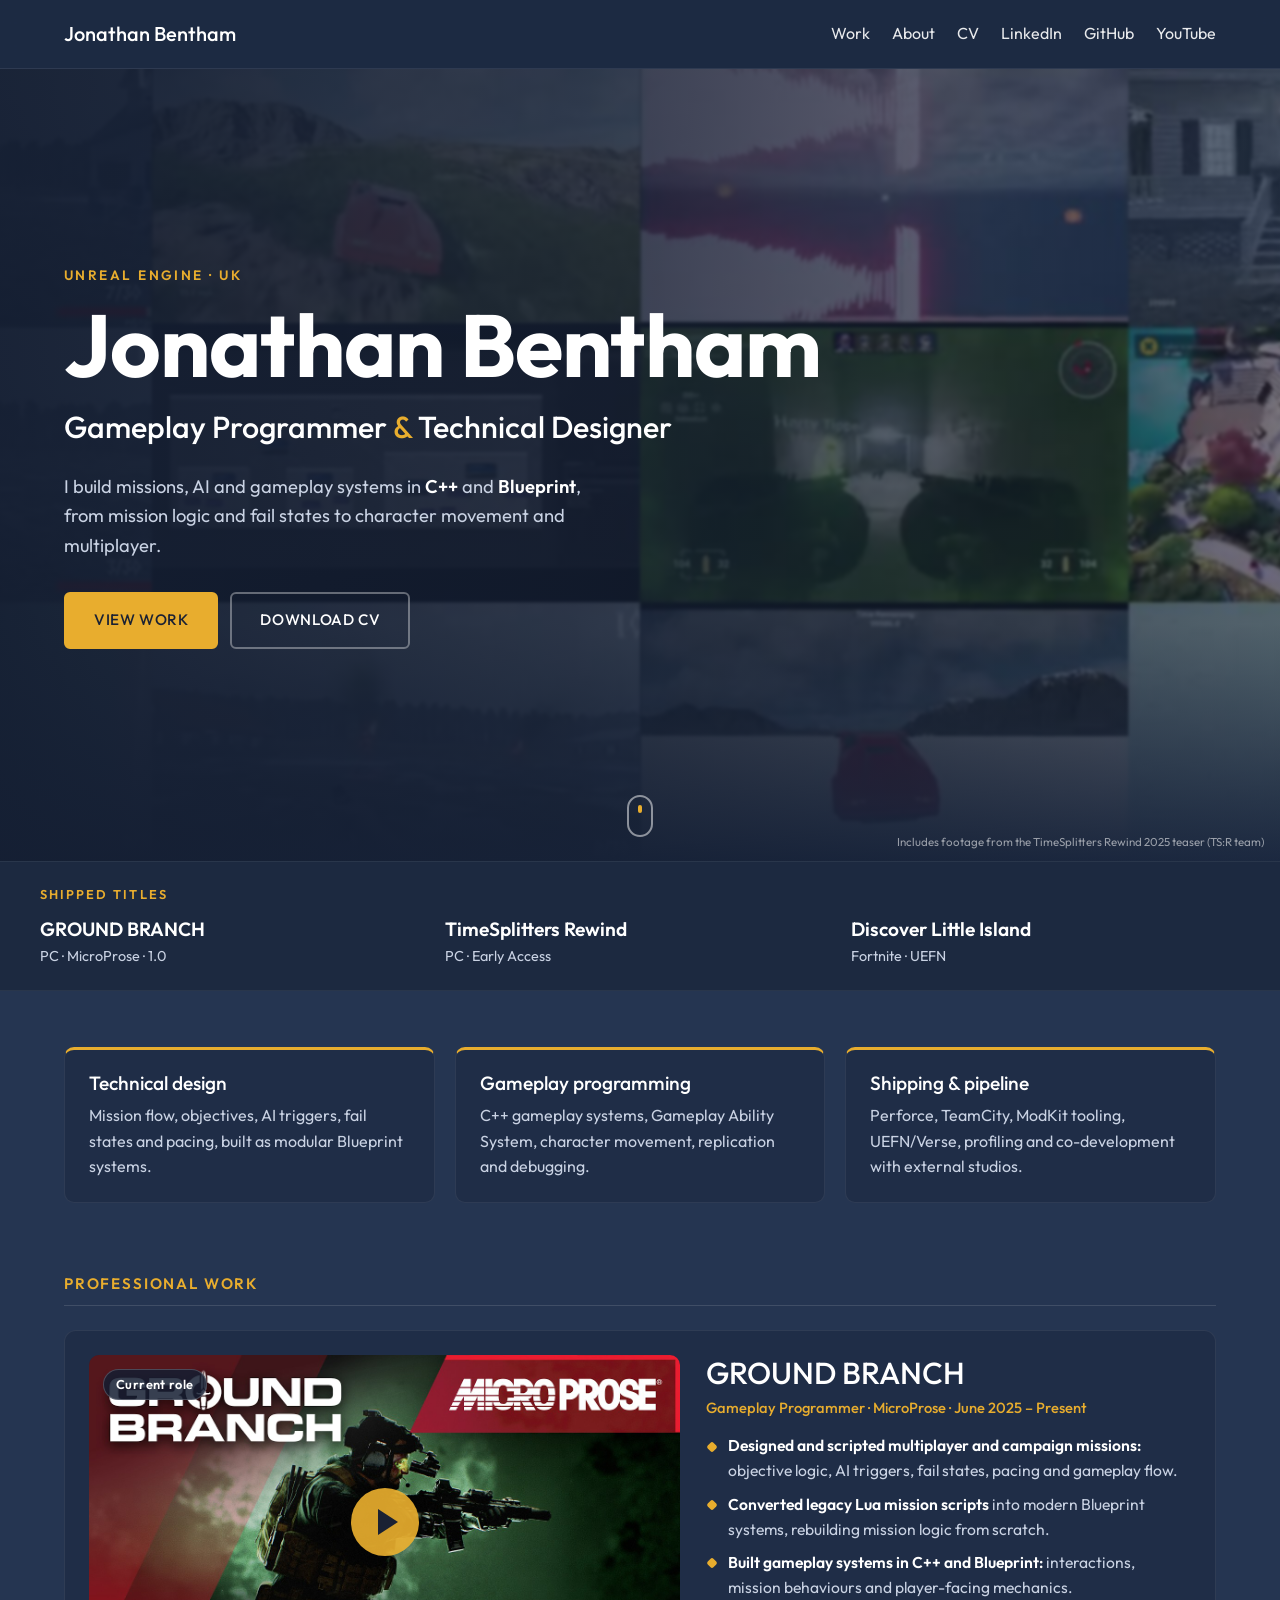
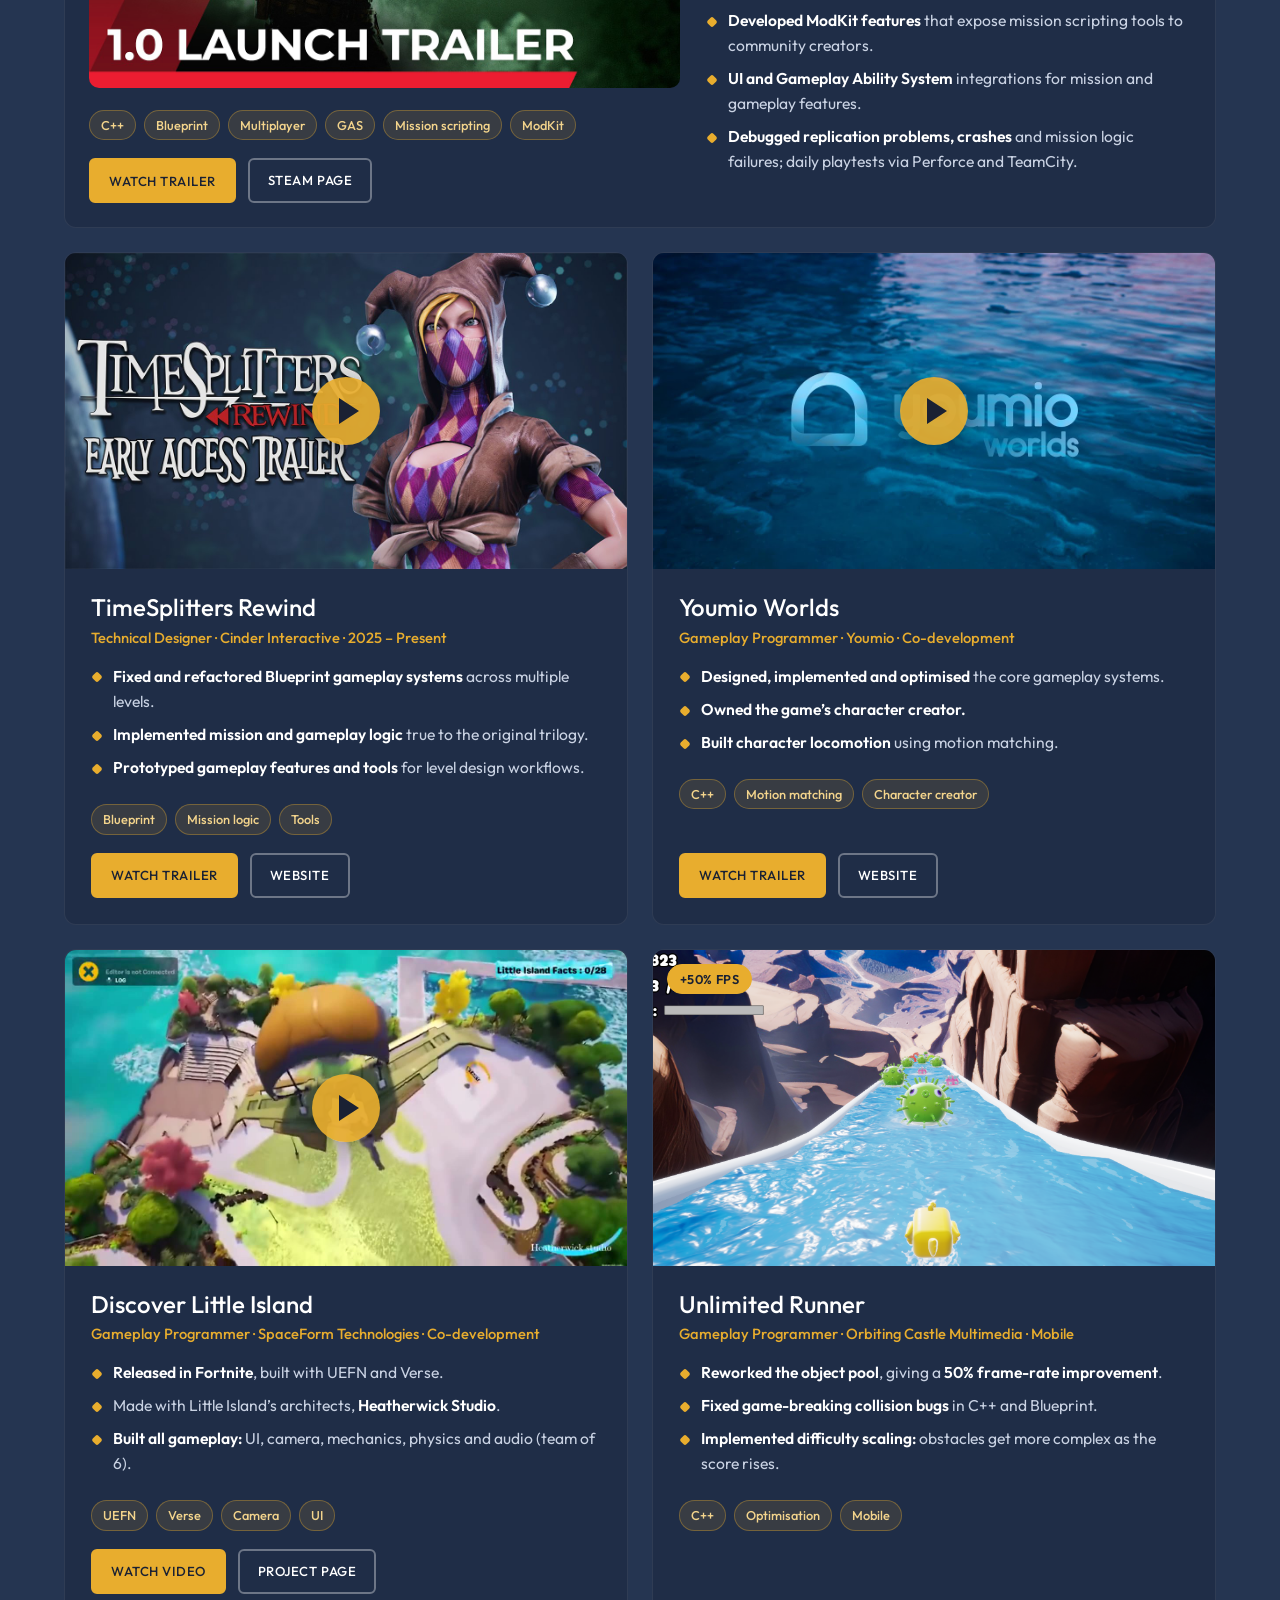
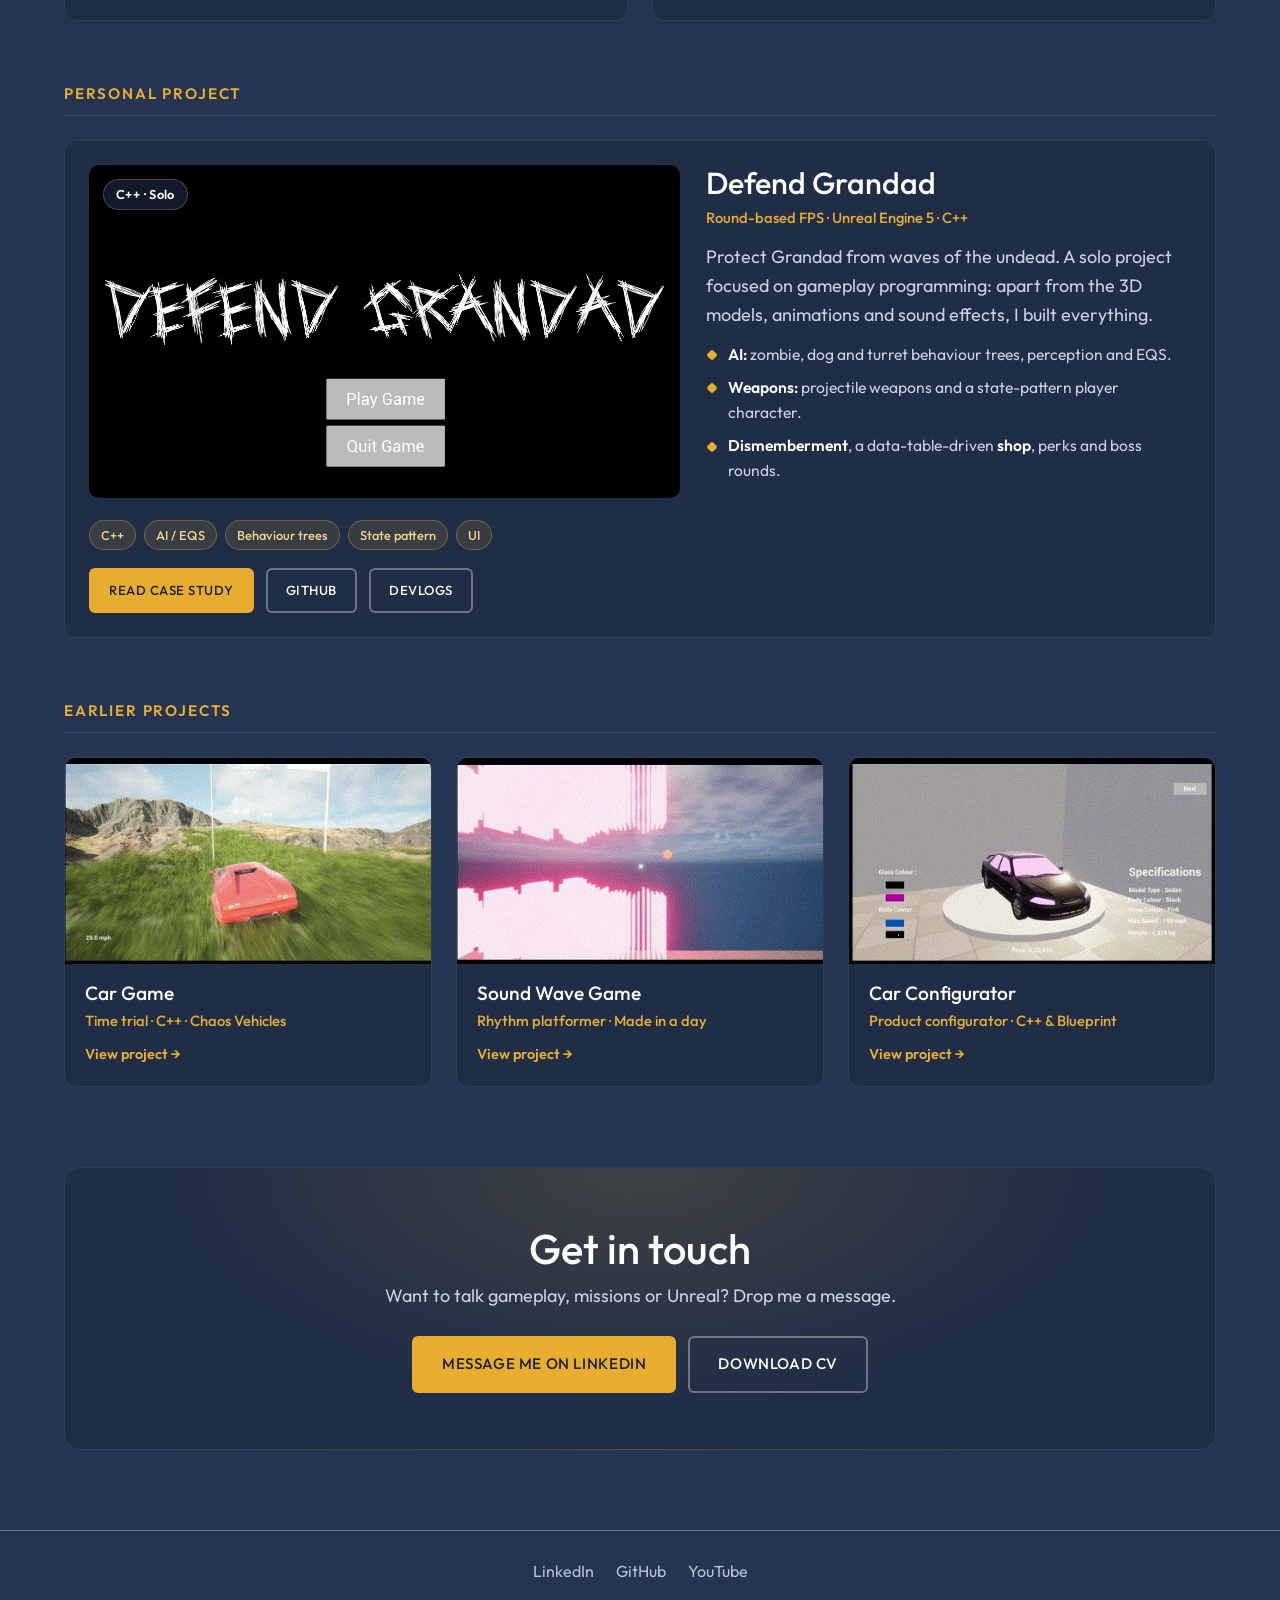
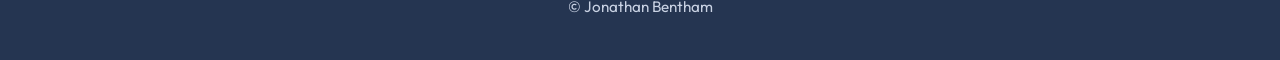
<file: index.html>
<!doctype html>
<html lang="en">
<head>
  <meta charset="utf-8">
  <meta name="viewport" content="width=device-width, initial-scale=1">
  <title>Jonathan Bentham | Gameplay Programmer &amp; Technical Designer</title>
  <meta name="description" content="Jonathan Bentham – Gameplay Programmer & Technical Designer in Unreal Engine (C++ & Blueprint). Shipped Ground Branch and TimeSplitters Rewind.">
  <meta property="og:type" content="website">
  <meta property="og:title" content="Jonathan Bentham | Gameplay Programmer &amp; Technical Designer">
  <meta property="og:description" content="Jonathan Bentham – Gameplay Programmer & Technical Designer in Unreal Engine (C++ & Blueprint). Shipped Ground Branch and TimeSplitters Rewind.">
  <meta property="og:url" content="https://jonathanbentham.github.io/">
  <meta property="og:image" content="https://jonathanbentham.github.io/assets/img/me-photo.jpeg">
  <meta name="twitter:card" content="summary">
  <link rel="icon" href="assets/favicon.svg" type="image/svg+xml">
  <link rel="preconnect" href="https://fonts.googleapis.com">
  <link rel="preconnect" href="https://fonts.gstatic.com" crossorigin>
  <link href="https://fonts.googleapis.com/css2?family=Outfit:wght@400;500;600;700&display=swap" rel="stylesheet">
  <link rel="stylesheet" href="assets/style.css?v=3">
  <link rel="stylesheet" href="assets/home.css?v=3">
  <script>document.documentElement.classList.add('js');</script>
</head>
<body class="home">
  <header class="site-header">
    <div class="inner">
      <a class="brand" href="index.html">Jonathan Bentham</a>
      <button class="nav-toggle" aria-controls="nav" aria-expanded="false">Menu</button>
      <nav class="nav" id="nav">
        <a href="#work">Work</a>
        <a href="about.html">About</a>
        <a href="assets/JonathanBenthamCV.pdf?v=6" target="_blank" rel="noopener">CV</a>
        <a href="https://www.linkedin.com/in/JonathanBentham/" target="_blank" rel="noopener">LinkedIn</a>
        <a href="https://github.com/jonathanbentham" target="_blank" rel="noopener">GitHub</a>
        <a href="https://www.youtube.com/@jonnb123" target="_blank" rel="noopener">YouTube</a>
      </nav>
    </div>
  </header>

  <!-- ===== Hero ===== -->
  <section class="hero-reel">
    <video class="reel-bg" autoplay muted loop playsinline poster="assets/reel/mosaic.jpg?v=5" src="assets/reel/mosaic.mp4?v=5" aria-hidden="true"></video>
    <div class="reel-shade"></div>
    <div class="hero-content">
      <p class="eyebrow">Unreal Engine · UK</p>
      <h1>Jonathan Bentham</h1>
      <p class="role">Gameplay Programmer <span class="amp">&amp;</span> Technical Designer</p>
      <p class="pitch">I build missions, AI and gameplay systems in <strong>C++</strong> and <strong>Blueprint</strong>, from mission logic and fail states to character movement and multiplayer.</p>
      <div class="btn-row">
        <a class="btn" href="#work">View work</a>
        <a class="btn btn-ghost" href="assets/JonathanBenthamCV.pdf?v=6" target="_blank" rel="noopener">Download CV</a>
      </div>
    </div>
    <a class="scroll-cue" href="#shipped" aria-label="Scroll down"><span></span></a>
    <p class="reel-credit">Includes footage from the TimeSplitters Rewind 2025 teaser (TS:R team)</p>
  </section>

  <!-- ===== Shipped strip ===== -->
  <section class="shipped" id="shipped">
    <p class="shipped-label">Shipped titles</p>
    <ul>
      <li><strong>GROUND BRANCH</strong><span>PC · MicroProse · 1.0</span></li>
      <li><strong>TimeSplitters Rewind</strong><span>PC · Early Access</span></li>
      <li><strong>Discover Little Island</strong><span>Fortnite · UEFN</span></li>
    </ul>
  </section>

  <main>
    <!-- ===== What I do ===== -->
    <section class="pillars reveal">
      <div class="pillar">
        <h3>Technical design</h3>
        <p>Mission flow, objectives, AI triggers, fail states and pacing, built as modular Blueprint systems.</p>
      </div>
      <div class="pillar">
        <h3>Gameplay programming</h3>
        <p>C++ gameplay systems, Gameplay Ability System, character movement, replication and debugging.</p>
      </div>
      <div class="pillar">
        <h3>Shipping &amp; pipeline</h3>
        <p>Perforce, TeamCity, ModKit tooling, UEFN/Verse, profiling and co-development with external studios.</p>
      </div>
    </section>

    <!-- ===== Professional work ===== -->
    <h2 class="section-label" id="work">Professional work</h2>

    <article class="card card-feature reveal">
      <button class="card-media play" data-youtube="aKG4eX0MW24" aria-label="Play GROUND BRANCH trailer">
        <img src="assets/thumbs/ground-branch.jpg" alt="GROUND BRANCH 1.0 launch trailer" loading="lazy">
        <span class="play-icon" aria-hidden="true"></span>
        <span class="badge">Current role</span>
      </button>
      <div class="card-body">
        <h3>GROUND BRANCH</h3>
        <p class="meta">Gameplay Programmer · MicroProse · June 2025 – Present</p>
        <ul class="ticks">
          <li><strong>Designed and scripted multiplayer and campaign missions:</strong> objective logic, AI triggers, fail states, pacing and gameplay flow.</li>
          <li><strong>Converted legacy Lua mission scripts</strong> into modern Blueprint systems, rebuilding mission logic from scratch.</li>
          <li><strong>Built gameplay systems in C++ and Blueprint:</strong> interactions, mission behaviours and player-facing mechanics.</li>
          <li><strong>Developed ModKit features</strong> that expose mission scripting tools to community creators.</li>
          <li><strong>UI and Gameplay Ability System</strong> integrations for mission and gameplay features.</li>
          <li><strong>Debugged replication problems, crashes</strong> and mission logic failures; daily playtests via Perforce and TeamCity.</li>
        </ul>
      </div>
      <div class="card-extras">
        <ul class="tags"><li>C++</li><li>Blueprint</li><li>Multiplayer</li><li>GAS</li><li>Mission scripting</li><li>ModKit</li></ul>
        <div class="btn-row">
          <button class="btn btn-sm play-btn" data-youtube="aKG4eX0MW24">Watch trailer</button>
          <a class="btn btn-sm btn-ghost" href="https://store.steampowered.com/app/16900/GROUND_BRANCH/" target="_blank" rel="noopener">Steam page</a>
        </div>
      </div>
    </article>

    <div class="card-grid">
      <article class="card reveal">
        <button class="card-media play hover-preview" data-youtube="ZzWSrgQ3eMI" aria-label="Play TimeSplitters Rewind trailer">
          <img src="assets/thumbs/timesplitters.jpg" alt="TimeSplitters Rewind trailer" loading="lazy">
          <video muted loop playsinline preload="none" src="assets/clips/timesplitters-preview.mp4" aria-hidden="true"></video>
          <span class="play-icon" aria-hidden="true"></span>
        </button>
        <div class="card-body">
          <h3>TimeSplitters Rewind</h3>
          <p class="meta">Technical Designer · Cinder Interactive · 2025 – Present</p>
          <ul class="ticks">
            <li><strong>Fixed and refactored Blueprint gameplay systems</strong> across multiple levels.</li>
            <li><strong>Implemented mission and gameplay logic</strong> true to the original trilogy.</li>
            <li><strong>Prototyped gameplay features and tools</strong> for level design workflows.</li>
          </ul>
          <ul class="tags"><li>Blueprint</li><li>Mission logic</li><li>Tools</li></ul>
          <div class="btn-row">
            <button class="btn btn-sm play-btn" data-youtube="ZzWSrgQ3eMI">Watch trailer</button>
            <a class="btn btn-sm btn-ghost" href="https://www.timesplittersrewind.com/" target="_blank" rel="noopener">Website</a>
          </div>
        </div>
      </article>

      <article class="card reveal">
        <button class="card-media play" data-youtube="QlbZoL7QxTw" aria-label="Play Youmio Worlds trailer">
          <img src="assets/thumbs/youmio.jpg" alt="Youmio Worlds trailer" loading="lazy">
          <span class="play-icon" aria-hidden="true"></span>
        </button>
        <div class="card-body">
          <h3>Youmio Worlds</h3>
          <p class="meta">Gameplay Programmer · Youmio · Co-development</p>
          <ul class="ticks">
            <li><strong>Designed, implemented and optimised</strong> the core gameplay systems.</li>
            <li><strong>Owned the game’s character creator.</strong></li>
            <li><strong>Built character locomotion</strong> using motion matching.</li>
          </ul>
          <ul class="tags"><li>C++</li><li>Motion matching</li><li>Character creator</li></ul>
          <div class="btn-row">
            <button class="btn btn-sm play-btn" data-youtube="QlbZoL7QxTw">Watch trailer</button>
            <a class="btn btn-sm btn-ghost" href="https://youmio.ai/" target="_blank" rel="noopener">Website</a>
          </div>
        </div>
      </article>

      <article class="card reveal">
        <button class="card-media play hover-preview" data-video="assets/video/little-island.mp4" aria-label="Play Discover Little Island video">
          <img src="assets/thumbs/little-island.jpg" alt="Discover Little Island gameplay" loading="lazy">
          <video muted loop playsinline preload="none" src="assets/clips/little-island-preview.mp4" aria-hidden="true"></video>
          <span class="play-icon" aria-hidden="true"></span>
        </button>
        <div class="card-body">
          <h3>Discover Little Island</h3>
          <p class="meta">Gameplay Programmer · SpaceForm Technologies · Co-development</p>
          <ul class="ticks">
            <li><strong>Released in Fortnite</strong>, built with UEFN and Verse.</li>
            <li>Made with Little Island’s architects, <strong>Heatherwick Studio</strong>.</li>
            <li><strong>Built all gameplay:</strong> UI, camera, mechanics, physics and audio (team of 6).</li>
          </ul>
          <ul class="tags"><li>UEFN</li><li>Verse</li><li>Camera</li><li>UI</li></ul>
          <div class="btn-row">
            <button class="btn btn-sm play-btn" data-video="assets/video/little-island.mp4">Watch video</button>
            <a class="btn btn-sm btn-ghost" href="https://www.spaceform.io/projects/little-island-nyc" target="_blank" rel="noopener">Project page</a>
          </div>
        </div>
      </article>

      <article class="card reveal">
        <div class="card-media hover-preview">
          <img src="assets/img/slide.png" alt="Endless runner gameplay" loading="lazy">
          <video muted loop playsinline preload="none" src="assets/clips/waterslide.mp4" aria-hidden="true"></video>
          <span class="badge badge-stat">+50% FPS</span>
        </div>
        <div class="card-body">
          <h3>Unlimited Runner</h3>
          <p class="meta">Gameplay Programmer · Orbiting Castle Multimedia · Mobile</p>
          <ul class="ticks">
            <li><strong>Reworked the object pool</strong>, giving a <strong>50% frame-rate improvement</strong>.</li>
            <li><strong>Fixed game-breaking collision bugs</strong> in C++ and Blueprint.</li>
            <li><strong>Implemented difficulty scaling:</strong> obstacles get more complex as the score rises.</li>
          </ul>
          <ul class="tags"><li>C++</li><li>Optimisation</li><li>Mobile</li></ul>
        </div>
      </article>
    </div>

    <!-- ===== Personal ===== -->
    <h2 class="section-label">Personal project</h2>

    <article class="card card-feature reveal">
      <a class="card-media hover-preview" href="zombie-game.html" aria-label="Defend Grandad case study">
        <img src="assets/img/defend-grandad.png" alt="Defend Grandad title screen" loading="lazy">
        <video muted loop playsinline preload="none" src="assets/clips/weapons.mp4" aria-hidden="true"></video>
        <span class="badge">C++ · Solo</span>
      </a>
      <div class="card-body">
        <h3>Defend Grandad</h3>
        <p class="meta">Round-based FPS · Unreal Engine 5 · C++</p>
        <p>Protect Grandad from waves of the undead. A solo project focused on gameplay programming: apart from the 3D models, animations and sound effects, I built everything.</p>
        <ul class="ticks">
          <li><strong>AI:</strong> zombie, dog and turret behaviour trees, perception and EQS.</li>
          <li><strong>Weapons:</strong> projectile weapons and a state-pattern player character.</li>
          <li><strong>Dismemberment</strong>, a data-table-driven <strong>shop</strong>, perks and boss rounds.</li>
        </ul>
      </div>
      <div class="card-extras">
        <ul class="tags"><li>C++</li><li>AI / EQS</li><li>Behaviour trees</li><li>State pattern</li><li>UI</li></ul>
        <div class="btn-row">
          <a class="btn btn-sm" href="zombie-game.html">Read case study</a>
          <a class="btn btn-sm btn-ghost" href="https://github.com/jonathanbentham/ZombieProject" target="_blank" rel="noopener">GitHub</a>
          <a class="btn btn-sm btn-ghost" href="https://www.youtube.com/watch?list=PLiHGHwhYuZtievc5R8XO9JrPTISwmpkp_&amp;v=awwnszliQCQ" target="_blank" rel="noopener">Devlogs</a>
        </div>
      </div>
    </article>

    <!-- ===== Earlier ===== -->
    <h2 class="section-label">Earlier projects</h2>

    <div class="card-grid three">
      <a class="card card-small reveal" href="car-game.html">
        <div class="card-media hover-preview">
          <img src="assets/clips/car-showcase.jpg" alt="Car Game" loading="lazy">
          <video muted loop playsinline preload="none" src="assets/clips/car-showcase.mp4" aria-hidden="true"></video>
        </div>
        <div class="card-body">
          <h3>Car Game</h3>
          <p class="meta">Time trial · C++ · Chaos Vehicles</p>
          <span class="more">View project →</span>
        </div>
      </a>
      <a class="card card-small reveal" href="sound-wave-game.html">
        <div class="card-media hover-preview">
          <img src="assets/clips/sound-wave-showcase.jpg" alt="Sound Wave Game" loading="lazy">
          <video muted loop playsinline preload="none" src="assets/clips/sound-wave-showcase.mp4" aria-hidden="true"></video>
        </div>
        <div class="card-body">
          <h3>Sound Wave Game</h3>
          <p class="meta">Rhythm platformer · Made in a day</p>
          <span class="more">View project →</span>
        </div>
      </a>
      <a class="card card-small reveal" href="car-product-configurator.html">
        <div class="card-media hover-preview">
          <img src="assets/clips/car-product-config-showcase.jpg" alt="Car Configurator" loading="lazy">
          <video muted loop playsinline preload="none" src="assets/clips/car-product-config-showcase.mp4" aria-hidden="true"></video>
        </div>
        <div class="card-body">
          <h3>Car Configurator</h3>
          <p class="meta">Product configurator · C++ &amp; Blueprint</p>
          <span class="more">View project →</span>
        </div>
      </a>
    </div>

    <!-- ===== Contact ===== -->
    <section class="cta reveal">
      <h2>Get in touch</h2>
      <p>Want to talk gameplay, missions or Unreal? Drop me a message.</p>
      <div class="btn-row center">
        <a class="btn" href="https://www.linkedin.com/in/JonathanBentham/" target="_blank" rel="noopener">Message me on LinkedIn</a>
        <a class="btn btn-ghost" href="assets/JonathanBenthamCV.pdf?v=6" target="_blank" rel="noopener">Download CV</a>
      </div>
    </section>
  </main>

  <footer class="site-footer">
    <nav class="nav">
      <a href="https://www.linkedin.com/in/JonathanBentham/" target="_blank" rel="noopener">LinkedIn</a>
      <a href="https://github.com/jonathanbentham" target="_blank" rel="noopener">GitHub</a>
      <a href="https://www.youtube.com/@jonnb123" target="_blank" rel="noopener">YouTube</a>
    </nav>
    © Jonathan Bentham
  </footer>

  <dialog class="lightbox" id="lightbox" aria-label="Video player">
    <button class="lightbox-close" aria-label="Close video">×</button>
    <div class="lightbox-frame"></div>
  </dialog>

  <script src="assets/site.js?v=3"></script>
</body>
</html>
</file>
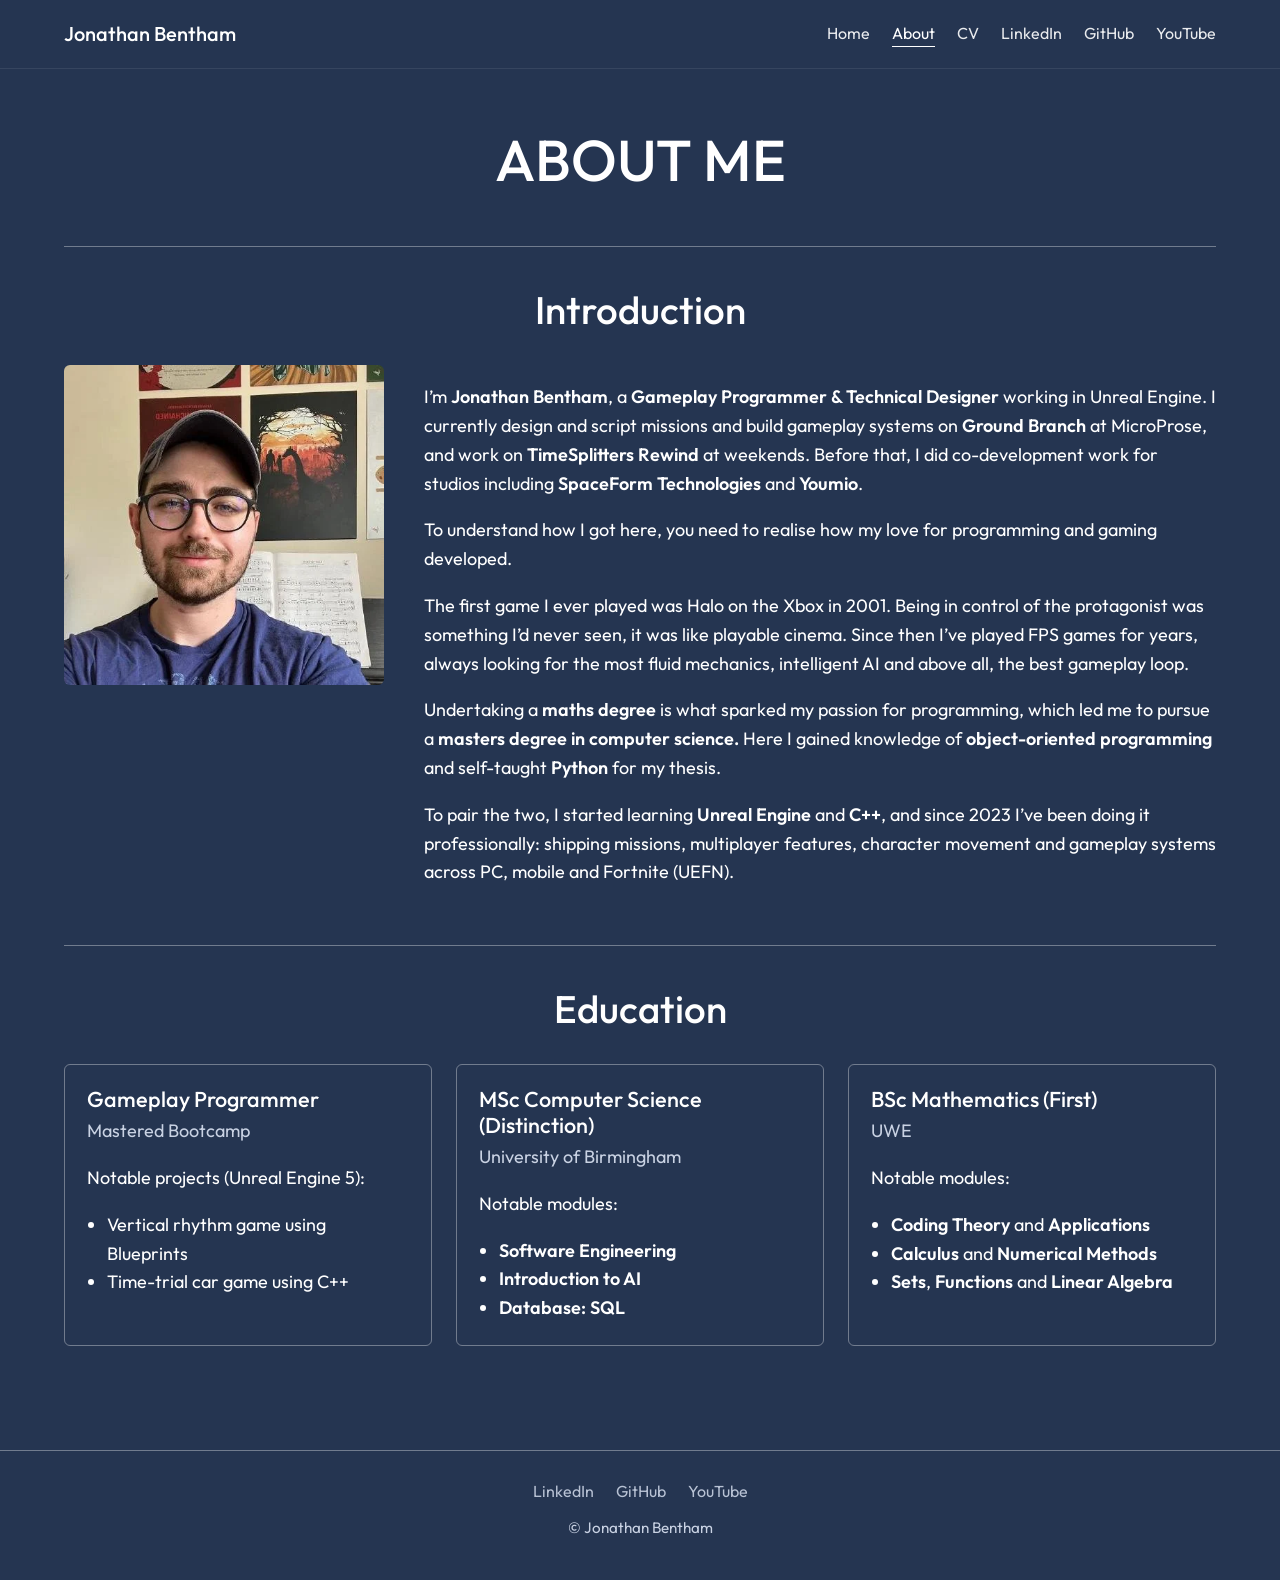
<file: about.html>
<!doctype html>
<html lang="en">
<head>
  <meta charset="utf-8">
  <meta name="viewport" content="width=device-width, initial-scale=1">
  <title>About | Jonathan Bentham</title>
  <meta name="description" content="Jonathan Bentham – Gameplay Programmer & Technical Designer in Unreal Engine (C++ & Blueprint). Shipped Ground Branch and TimeSplitters Rewind.">
  <meta property="og:type" content="website">
  <meta property="og:title" content="About | Jonathan Bentham">
  <meta property="og:description" content="Jonathan Bentham – Gameplay Programmer & Technical Designer in Unreal Engine (C++ & Blueprint). Shipped Ground Branch and TimeSplitters Rewind.">
  <meta property="og:url" content="https://jonathanbentham.github.io/about.html">
  <meta property="og:image" content="https://jonathanbentham.github.io/assets/img/me-photo.jpeg">
  <meta name="twitter:card" content="summary">
  <link rel="icon" href="assets/favicon.svg" type="image/svg+xml">
  <link rel="preconnect" href="https://fonts.googleapis.com">
  <link rel="preconnect" href="https://fonts.gstatic.com" crossorigin>
  <link href="https://fonts.googleapis.com/css2?family=Outfit:wght@400;500;600&display=swap" rel="stylesheet">
  <link rel="stylesheet" href="assets/style.css?v=3">
</head>
<body>
  <header class="site-header">
    <div class="inner">
      <a class="brand" href="index.html">Jonathan Bentham</a>
      <button class="nav-toggle" aria-controls="nav" aria-expanded="false">Menu</button>
      <nav class="nav" id="nav">
        <a href="index.html">Home</a>
        <a href="about.html" aria-current="page">About</a>
        <a href="assets/JonathanBenthamCV.pdf?v=6" target="_blank" rel="noopener">CV</a>
        <a href="https://www.linkedin.com/in/JonathanBentham/" target="_blank" rel="noopener">LinkedIn</a>
        <a href="https://github.com/jonathanbentham" target="_blank" rel="noopener">GitHub</a>
        <a href="https://www.youtube.com/@jonnb123" target="_blank" rel="noopener">YouTube</a>
      </nav>
    </div>
  </header>

  <main>
    <section class="page-title"><h1>About Me</h1></section>

    <section class="section">
      <h2>Introduction</h2>
      <div class="about-intro">
        <img src="assets/img/me-photo.jpeg" alt="Jonathan Bentham">
        <div>
          <p>I’m <strong>Jonathan Bentham</strong>, a <strong>Gameplay Programmer &amp; Technical Designer</strong> working in Unreal Engine. I currently design and script missions and build gameplay systems on <strong>Ground Branch</strong> at MicroProse, and work on <strong>TimeSplitters Rewind</strong> at weekends. Before that, I did co-development work for studios including <strong>SpaceForm Technologies</strong> and <strong>Youmio</strong>.</p>
          <p>To understand how I got here, you need to realise how my love for programming and gaming developed.</p>
          <p>The first game I ever played was Halo on the Xbox in 2001. Being in control of the protagonist was something I’d never seen, it was like playable cinema. Since then I’ve played FPS games for years, always looking for the most fluid mechanics, intelligent AI and above all, the best gameplay loop.</p>
          <p>Undertaking a <strong>maths degree</strong> is what sparked my passion for programming, which led me to pursue a <strong>masters degree in computer science.</strong> Here I gained knowledge of <strong>object-oriented programming</strong> and self-taught <strong>Python</strong> for my thesis.</p>
          <p>To pair the two, I started learning <strong>Unreal Engine</strong> and <strong>C++</strong>, and since 2023 I’ve been doing it professionally: shipping missions, multiplayer features, character movement and gameplay systems across PC, mobile and Fortnite (UEFN).</p>
        </div>
      </div>
    </section>

    <section class="section">
      <h2>Education</h2>
      <div class="edu">
        <div class="card">
          <h3>Gameplay Programmer</h3>
          <p class="where">Mastered Bootcamp</p>
          <p>Notable projects (Unreal Engine 5):</p>
          <ul><li>Vertical rhythm game using Blueprints</li><li>Time-trial car game using C++</li></ul>
        </div>
        <div class="card">
          <h3>MSc Computer Science (Distinction)</h3>
          <p class="where">University of Birmingham</p>
          <p>Notable modules:</p>
          <ul><li><strong>Software Engineering</strong></li><li><strong>Introduction to AI</strong></li><li><strong>Database: SQL</strong></li></ul>
        </div>
        <div class="card">
          <h3>BSc Mathematics (First)</h3>
          <p class="where">UWE</p>
          <p>Notable modules:</p>
          <ul><li><strong>Coding Theory</strong> and <strong>Applications</strong></li><li><strong>Calculus</strong> and <strong>Numerical Methods</strong></li><li><strong>Sets</strong>, <strong>Functions</strong> and <strong>Linear Algebra</strong></li></ul>
        </div>
      </div>
    </section>
  </main>

  <footer class="site-footer">
    <nav class="nav">
      <a href="https://www.linkedin.com/in/JonathanBentham/" target="_blank" rel="noopener">LinkedIn</a>
      <a href="https://github.com/jonathanbentham" target="_blank" rel="noopener">GitHub</a>
      <a href="https://www.youtube.com/@jonnb123" target="_blank" rel="noopener">YouTube</a>
    </nav>
    © Jonathan Bentham
  </footer>

  <script src="assets/site.js?v=3"></script>
</body>
</html>
</file>
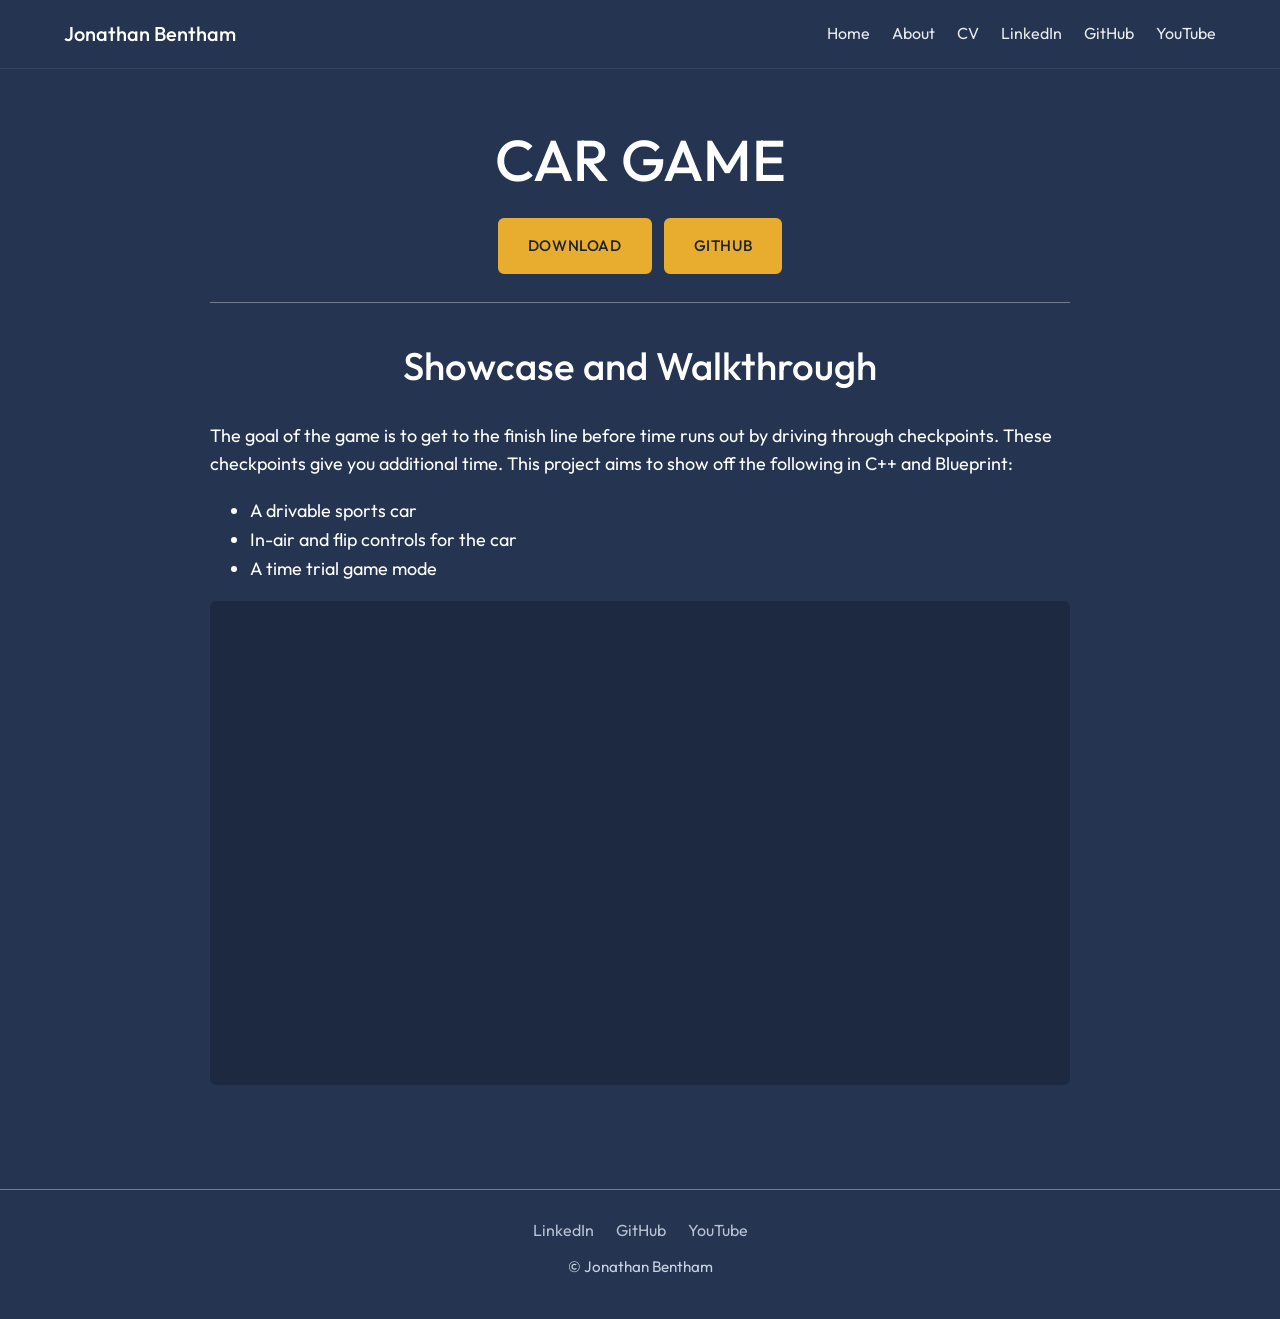
<file: car-game.html>
<!doctype html>
<html lang="en">
<head>
  <meta charset="utf-8">
  <meta name="viewport" content="width=device-width, initial-scale=1">
  <title>Car Game | Jonathan Bentham</title>
  <meta name="description" content="Jonathan Bentham – Gameplay Programmer & Technical Designer in Unreal Engine (C++ & Blueprint). Shipped Ground Branch and TimeSplitters Rewind.">
  <meta property="og:type" content="website">
  <meta property="og:title" content="Car Game | Jonathan Bentham">
  <meta property="og:description" content="Jonathan Bentham – Gameplay Programmer & Technical Designer in Unreal Engine (C++ & Blueprint). Shipped Ground Branch and TimeSplitters Rewind.">
  <meta property="og:url" content="https://jonathanbentham.github.io/car-game.html">
  <meta property="og:image" content="https://jonathanbentham.github.io/assets/img/me-photo.jpeg">
  <meta name="twitter:card" content="summary">
  <link rel="icon" href="assets/favicon.svg" type="image/svg+xml">
  <link rel="preconnect" href="https://fonts.googleapis.com">
  <link rel="preconnect" href="https://fonts.gstatic.com" crossorigin>
  <link href="https://fonts.googleapis.com/css2?family=Outfit:wght@400;500;600&display=swap" rel="stylesheet">
  <link rel="stylesheet" href="assets/style.css?v=3">
</head>
<body>
  <header class="site-header">
    <div class="inner">
      <a class="brand" href="index.html">Jonathan Bentham</a>
      <button class="nav-toggle" aria-controls="nav" aria-expanded="false">Menu</button>
      <nav class="nav" id="nav">
        <a href="index.html">Home</a>
        <a href="about.html">About</a>
        <a href="assets/JonathanBenthamCV.pdf?v=6" target="_blank" rel="noopener">CV</a>
        <a href="https://www.linkedin.com/in/JonathanBentham/" target="_blank" rel="noopener">LinkedIn</a>
        <a href="https://github.com/jonathanbentham" target="_blank" rel="noopener">GitHub</a>
        <a href="https://www.youtube.com/@jonnb123" target="_blank" rel="noopener">YouTube</a>
      </nav>
    </div>
  </header>

  <main>
    <section class="page-title">
      <h1>Car Game</h1>
      <div class="btn-row center"><a class="btn" href="https://drive.google.com/file/d/1gpyS24jUuF24UC4z3lnVUoI3YxEApBMv/view?usp=drive_link" target="_blank" rel="noopener">Download</a> <a class="btn" href="https://github.com/jonathanbentham/VehicleProjectMastered" target="_blank" rel="noopener">GitHub</a></div>
    </section>

    <section class="section narrow">
      <h2>Showcase and Walkthrough</h2>
      <p>The goal of the game is to get to the finish line before time runs out by driving through checkpoints. These checkpoints give you additional time. This project aims to show off the following in C++ and Blueprint:</p>
      <ul><li>A drivable sports car</li><li>In-air and flip controls for the car</li><li>A time trial game mode</li></ul>
      <div class="embed"><iframe src="https://www.youtube-nocookie.com/embed/a1zkT1vuOK0" title="Time Trial Car Game Tutorial (Unreal Engine 5.2 C++)" loading="lazy" allow="accelerometer; clipboard-write; encrypted-media; gyroscope; picture-in-picture; web-share" allowfullscreen></iframe></div>
    </section>
  </main>

  <footer class="site-footer">
    <nav class="nav">
      <a href="https://www.linkedin.com/in/JonathanBentham/" target="_blank" rel="noopener">LinkedIn</a>
      <a href="https://github.com/jonathanbentham" target="_blank" rel="noopener">GitHub</a>
      <a href="https://www.youtube.com/@jonnb123" target="_blank" rel="noopener">YouTube</a>
    </nav>
    © Jonathan Bentham
  </footer>

  <script src="assets/site.js?v=3"></script>
</body>
</html>
</file>
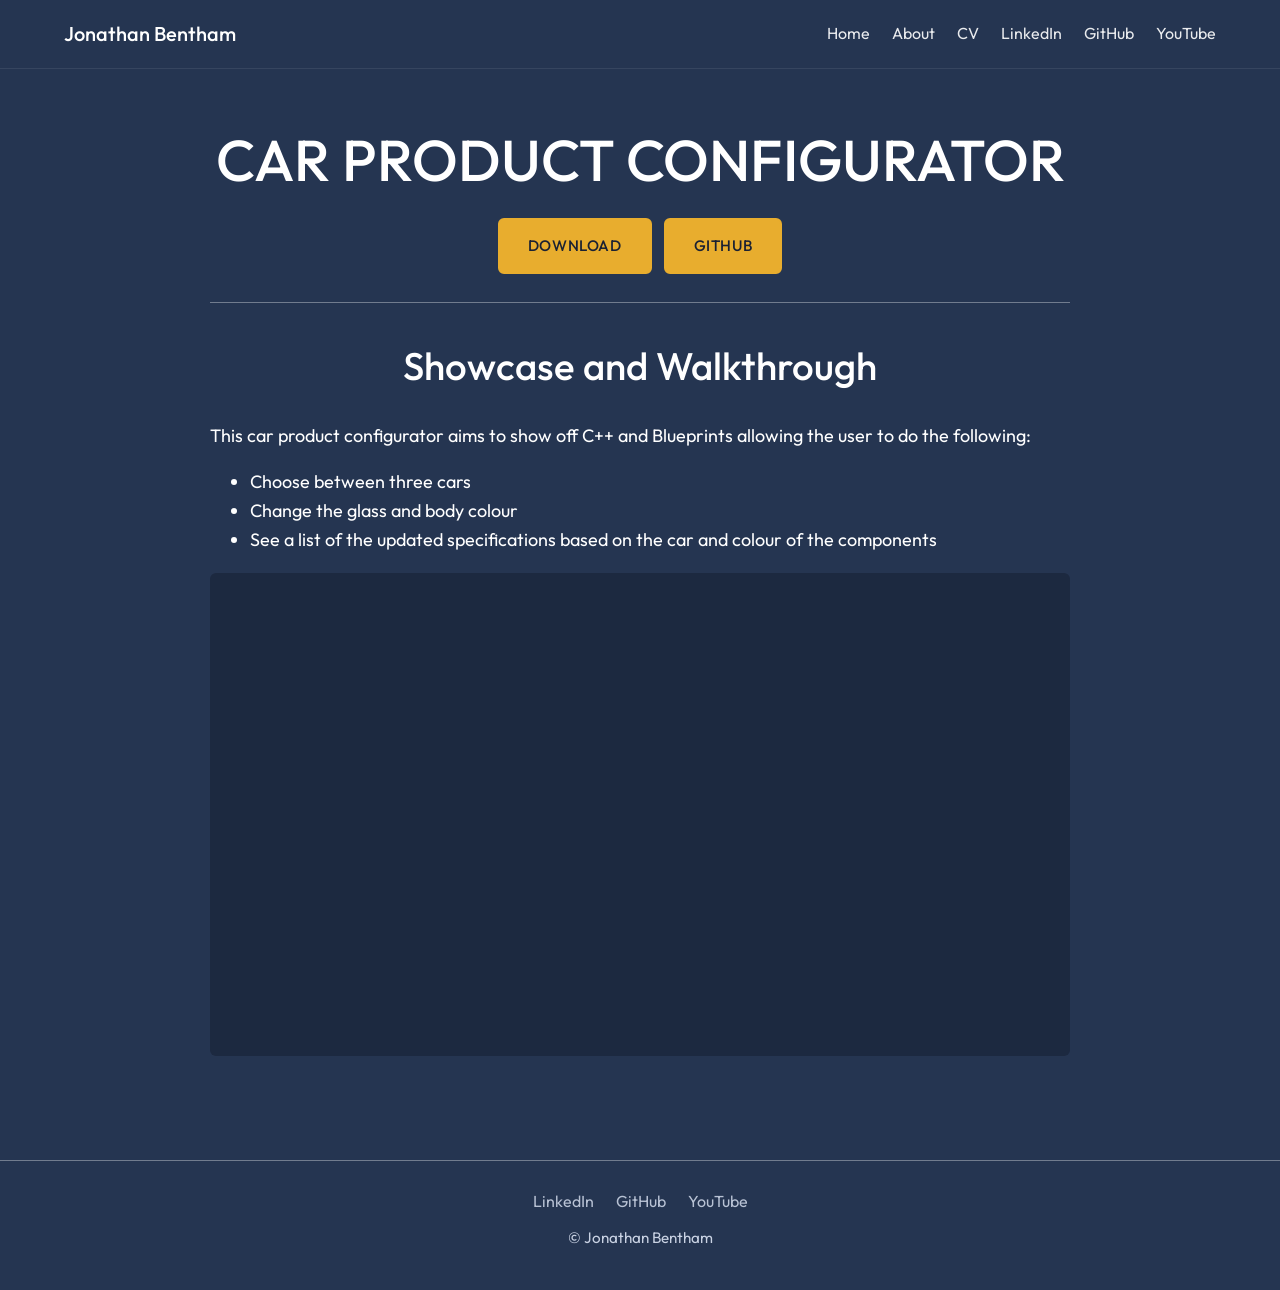
<file: car-product-configurator.html>
<!doctype html>
<html lang="en">
<head>
  <meta charset="utf-8">
  <meta name="viewport" content="width=device-width, initial-scale=1">
  <title>Car Product Configurator | Jonathan Bentham</title>
  <meta name="description" content="Jonathan Bentham – Gameplay Programmer & Technical Designer in Unreal Engine (C++ & Blueprint). Shipped Ground Branch and TimeSplitters Rewind.">
  <meta property="og:type" content="website">
  <meta property="og:title" content="Car Product Configurator | Jonathan Bentham">
  <meta property="og:description" content="Jonathan Bentham – Gameplay Programmer & Technical Designer in Unreal Engine (C++ & Blueprint). Shipped Ground Branch and TimeSplitters Rewind.">
  <meta property="og:url" content="https://jonathanbentham.github.io/car-product-configurator.html">
  <meta property="og:image" content="https://jonathanbentham.github.io/assets/img/me-photo.jpeg">
  <meta name="twitter:card" content="summary">
  <link rel="icon" href="assets/favicon.svg" type="image/svg+xml">
  <link rel="preconnect" href="https://fonts.googleapis.com">
  <link rel="preconnect" href="https://fonts.gstatic.com" crossorigin>
  <link href="https://fonts.googleapis.com/css2?family=Outfit:wght@400;500;600&display=swap" rel="stylesheet">
  <link rel="stylesheet" href="assets/style.css?v=3">
</head>
<body>
  <header class="site-header">
    <div class="inner">
      <a class="brand" href="index.html">Jonathan Bentham</a>
      <button class="nav-toggle" aria-controls="nav" aria-expanded="false">Menu</button>
      <nav class="nav" id="nav">
        <a href="index.html">Home</a>
        <a href="about.html">About</a>
        <a href="assets/JonathanBenthamCV.pdf?v=6" target="_blank" rel="noopener">CV</a>
        <a href="https://www.linkedin.com/in/JonathanBentham/" target="_blank" rel="noopener">LinkedIn</a>
        <a href="https://github.com/jonathanbentham" target="_blank" rel="noopener">GitHub</a>
        <a href="https://www.youtube.com/@jonnb123" target="_blank" rel="noopener">YouTube</a>
      </nav>
    </div>
  </header>

  <main>
    <section class="page-title">
      <h1>Car Product Configurator</h1>
      <div class="btn-row center"><a class="btn" href="https://drive.google.com/file/d/1Wrowpzbde1kcfmR3VwLSqLWD3WagIPCL/view?usp=drive_link" target="_blank" rel="noopener">Download</a> <a class="btn" href="https://github.com/jonathanbentham/CarSelectionProject" target="_blank" rel="noopener">GitHub</a></div>
    </section>

    <section class="section narrow">
      <h2>Showcase and Walkthrough</h2>
      <p>This car product configurator aims to show off C++ and Blueprints allowing the user to do the following:</p>
      <ul><li>Choose between three cars</li><li>Change the glass and body colour</li><li>See a list of the updated specifications based on the car and colour of the components</li></ul>
      <div class="embed"><iframe src="https://www.youtube-nocookie.com/embed/Lg-2OQ0nAZo" title="Car Product Configurator (Unreal Engine 5.2 Blueprints)" loading="lazy" allow="accelerometer; clipboard-write; encrypted-media; gyroscope; picture-in-picture; web-share" allowfullscreen></iframe></div>
    </section>
  </main>

  <footer class="site-footer">
    <nav class="nav">
      <a href="https://www.linkedin.com/in/JonathanBentham/" target="_blank" rel="noopener">LinkedIn</a>
      <a href="https://github.com/jonathanbentham" target="_blank" rel="noopener">GitHub</a>
      <a href="https://www.youtube.com/@jonnb123" target="_blank" rel="noopener">YouTube</a>
    </nav>
    © Jonathan Bentham
  </footer>

  <script src="assets/site.js?v=3"></script>
</body>
</html>
</file>
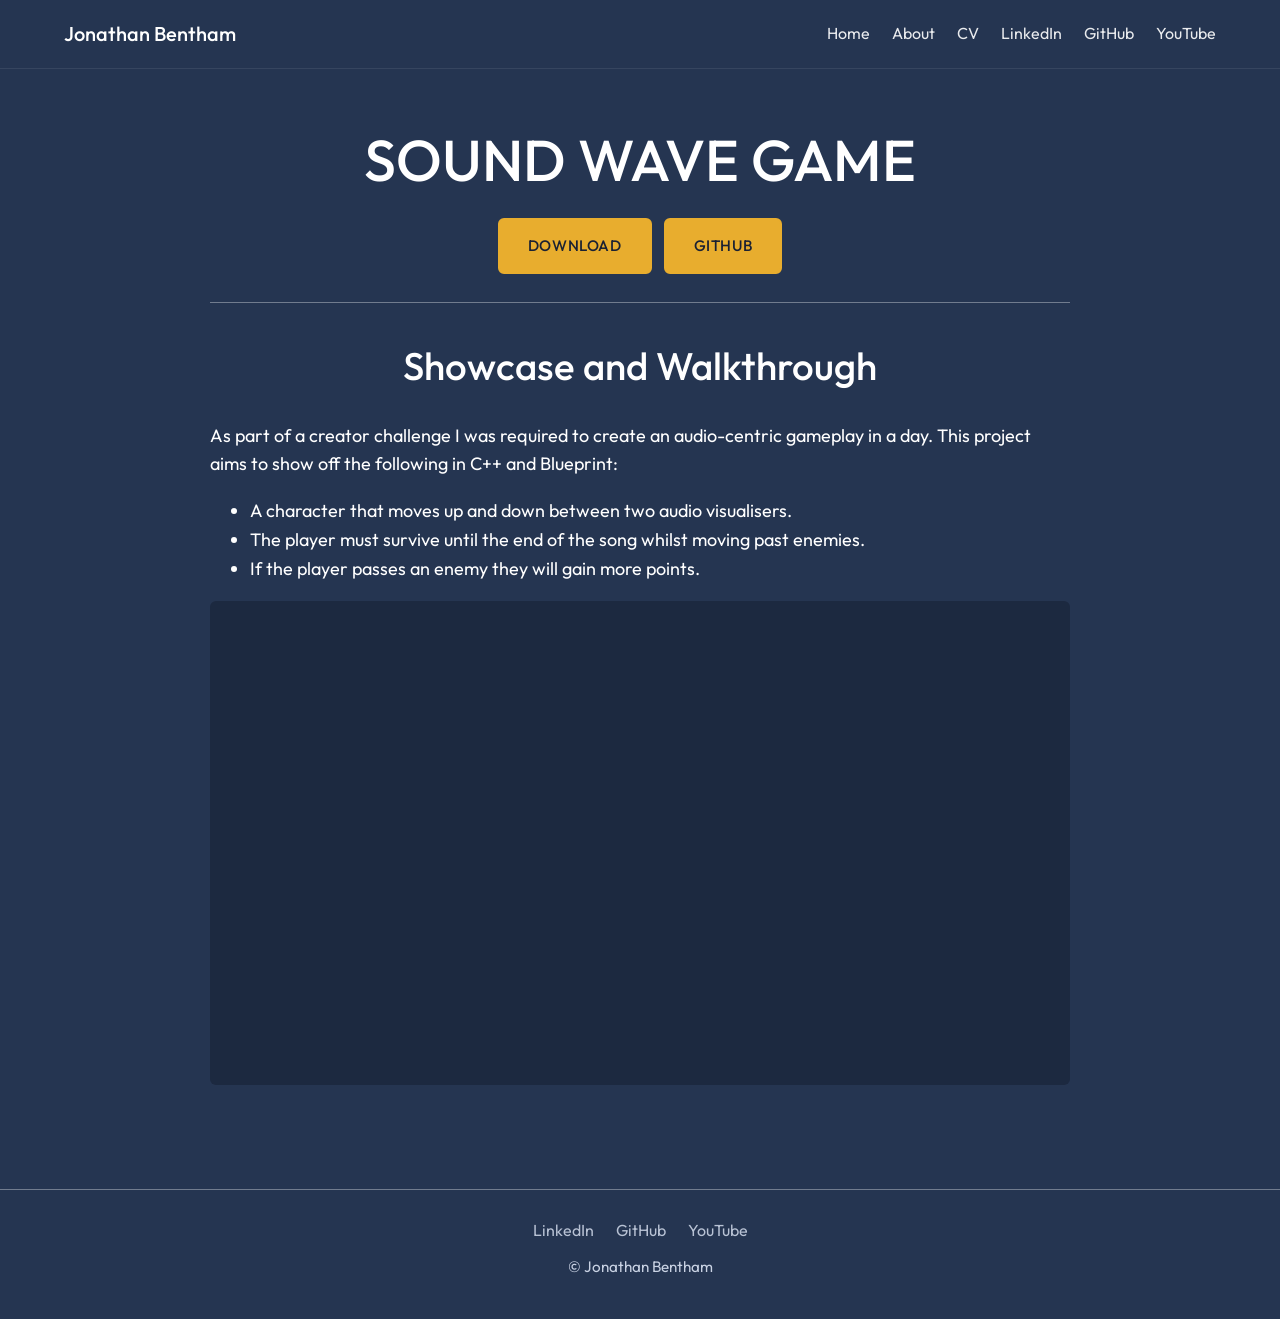
<file: sound-wave-game.html>
<!doctype html>
<html lang="en">
<head>
  <meta charset="utf-8">
  <meta name="viewport" content="width=device-width, initial-scale=1">
  <title>Sound Wave Game | Jonathan Bentham</title>
  <meta name="description" content="Jonathan Bentham – Gameplay Programmer & Technical Designer in Unreal Engine (C++ & Blueprint). Shipped Ground Branch and TimeSplitters Rewind.">
  <meta property="og:type" content="website">
  <meta property="og:title" content="Sound Wave Game | Jonathan Bentham">
  <meta property="og:description" content="Jonathan Bentham – Gameplay Programmer & Technical Designer in Unreal Engine (C++ & Blueprint). Shipped Ground Branch and TimeSplitters Rewind.">
  <meta property="og:url" content="https://jonathanbentham.github.io/sound-wave-game.html">
  <meta property="og:image" content="https://jonathanbentham.github.io/assets/img/me-photo.jpeg">
  <meta name="twitter:card" content="summary">
  <link rel="icon" href="assets/favicon.svg" type="image/svg+xml">
  <link rel="preconnect" href="https://fonts.googleapis.com">
  <link rel="preconnect" href="https://fonts.gstatic.com" crossorigin>
  <link href="https://fonts.googleapis.com/css2?family=Outfit:wght@400;500;600&display=swap" rel="stylesheet">
  <link rel="stylesheet" href="assets/style.css?v=3">
</head>
<body>
  <header class="site-header">
    <div class="inner">
      <a class="brand" href="index.html">Jonathan Bentham</a>
      <button class="nav-toggle" aria-controls="nav" aria-expanded="false">Menu</button>
      <nav class="nav" id="nav">
        <a href="index.html">Home</a>
        <a href="about.html">About</a>
        <a href="assets/JonathanBenthamCV.pdf?v=6" target="_blank" rel="noopener">CV</a>
        <a href="https://www.linkedin.com/in/JonathanBentham/" target="_blank" rel="noopener">LinkedIn</a>
        <a href="https://github.com/jonathanbentham" target="_blank" rel="noopener">GitHub</a>
        <a href="https://www.youtube.com/@jonnb123" target="_blank" rel="noopener">YouTube</a>
      </nav>
    </div>
  </header>

  <main>
    <section class="page-title">
      <h1>Sound Wave Game</h1>
      <div class="btn-row center"><a class="btn" href="https://drive.google.com/file/d/1Tl1QkMWc-q-PY5ZUKkMPhBo9pW0taZ1y/view?usp=drive_link" target="_blank" rel="noopener">Download</a> <a class="btn" href="https://github.com/jonathanbentham/AudioProject" target="_blank" rel="noopener">GitHub</a></div>
    </section>

    <section class="section narrow">
      <h2>Showcase and Walkthrough</h2>
      <p>As part of a creator challenge I was required to create an audio-centric gameplay in a day. This project aims to show off the following in C++ and Blueprint:</p>
      <ul><li>A character that moves up and down between two audio visualisers.</li><li>The player must survive until the end of the song whilst moving past enemies.</li><li>If the player passes an enemy they will gain more points.</li></ul>
      <div class="embed"><iframe src="https://www.youtube-nocookie.com/embed/6nVIUU4_OVI" title="I made a soundwave game in a day." loading="lazy" allow="accelerometer; clipboard-write; encrypted-media; gyroscope; picture-in-picture; web-share" allowfullscreen></iframe></div>
    </section>
  </main>

  <footer class="site-footer">
    <nav class="nav">
      <a href="https://www.linkedin.com/in/JonathanBentham/" target="_blank" rel="noopener">LinkedIn</a>
      <a href="https://github.com/jonathanbentham" target="_blank" rel="noopener">GitHub</a>
      <a href="https://www.youtube.com/@jonnb123" target="_blank" rel="noopener">YouTube</a>
    </nav>
    © Jonathan Bentham
  </footer>

  <script src="assets/site.js?v=3"></script>
</body>
</html>
</file>
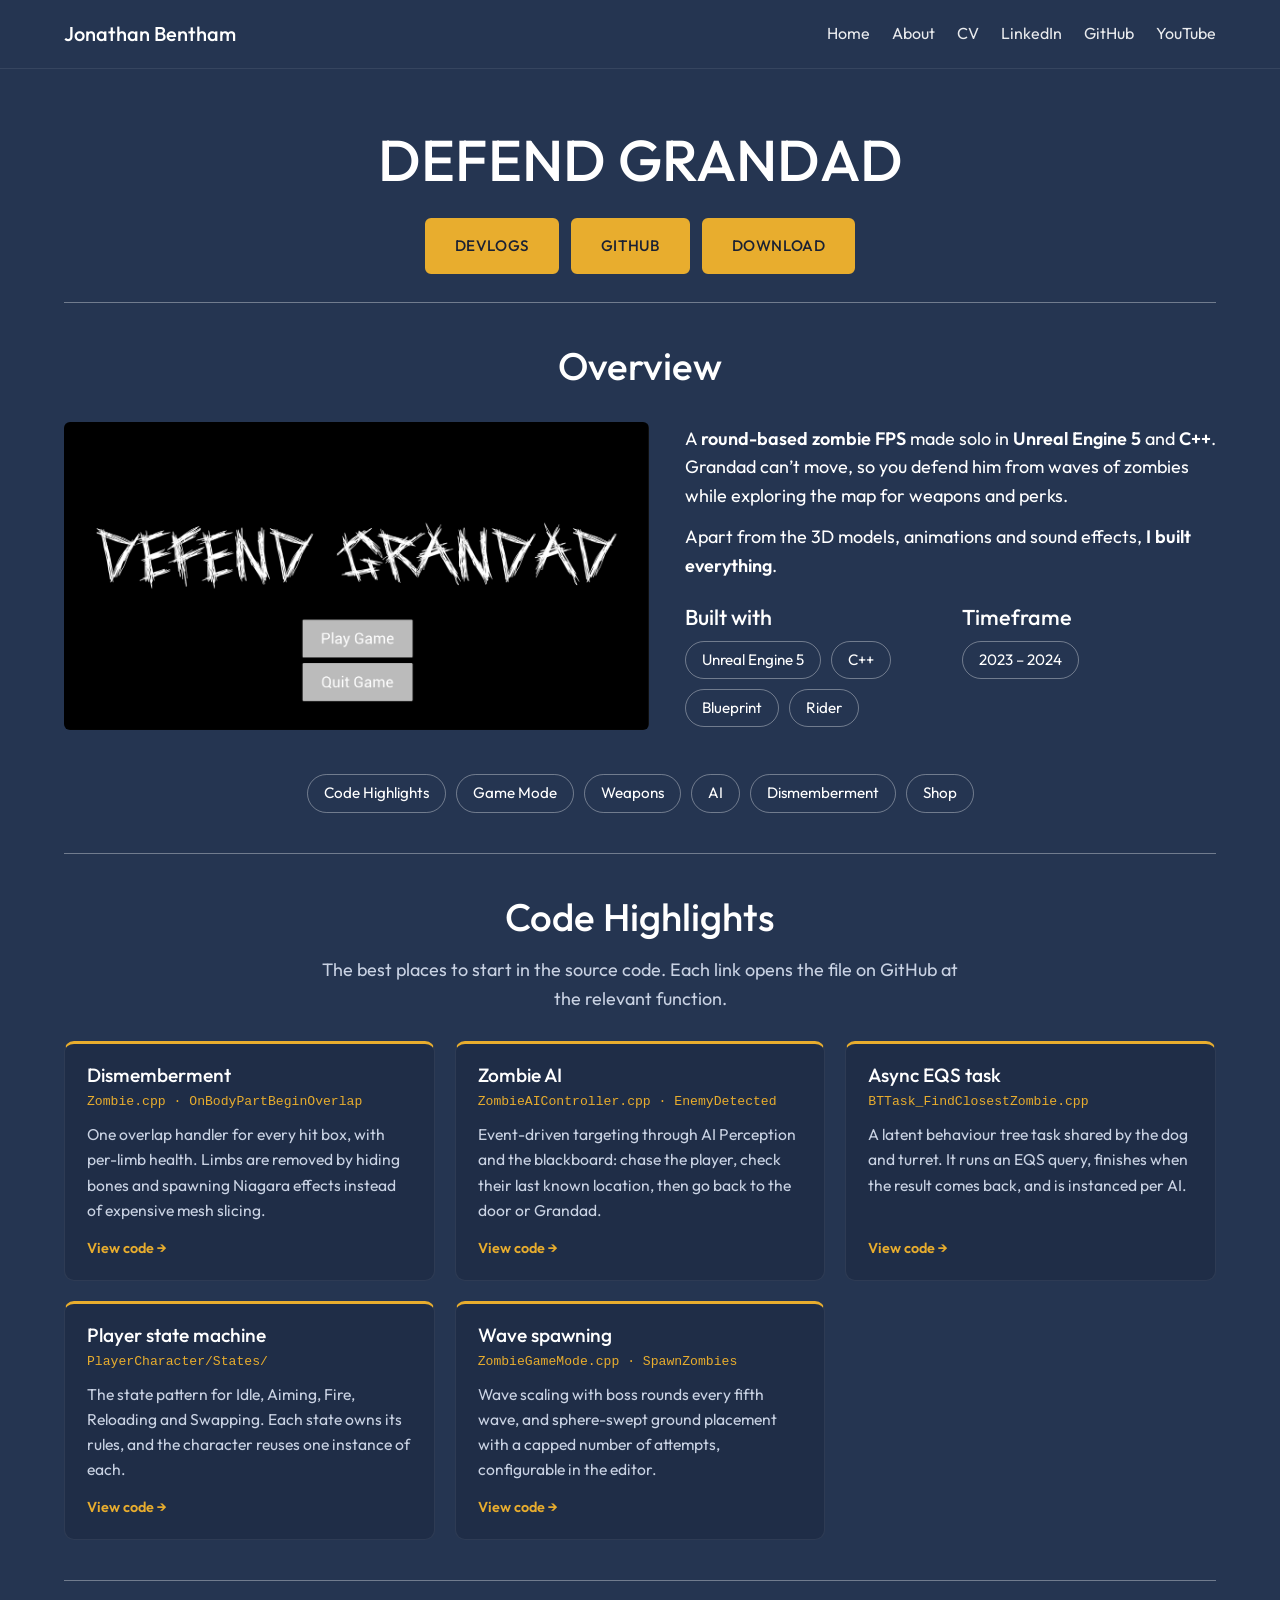
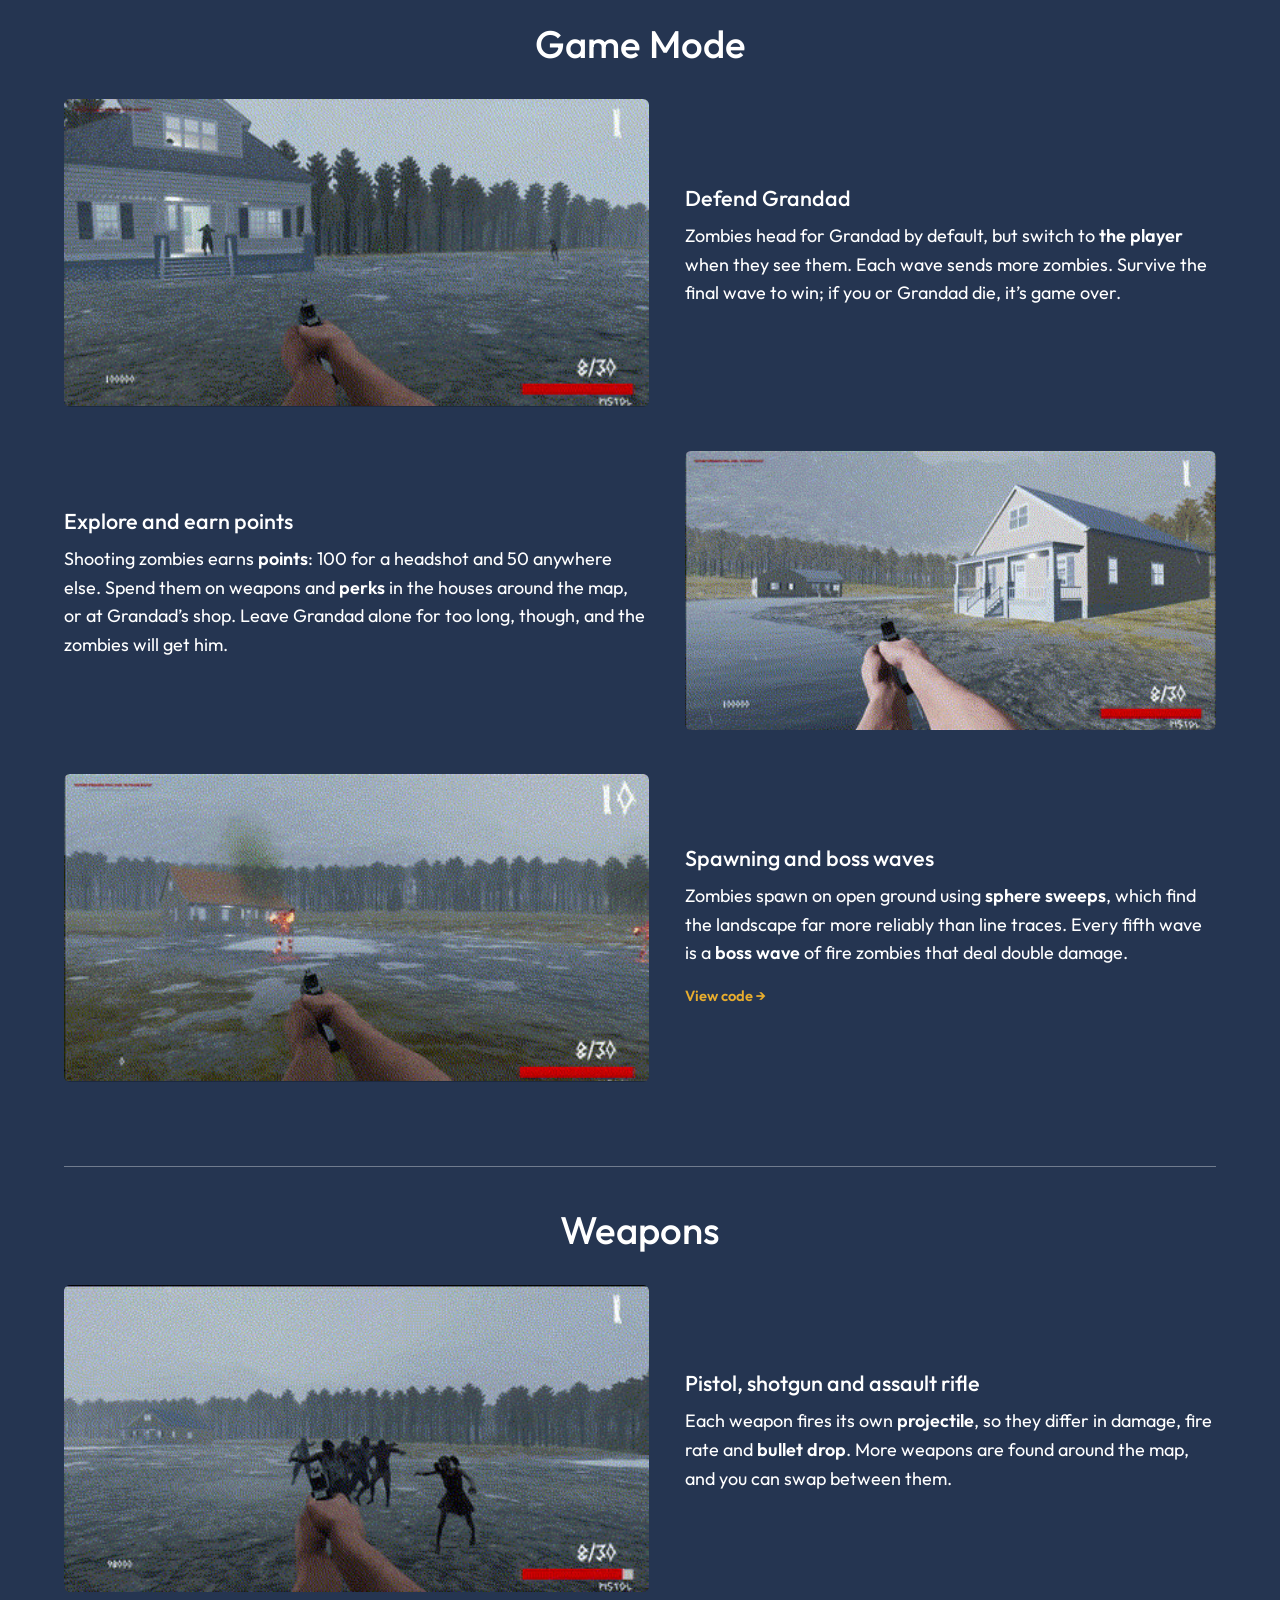
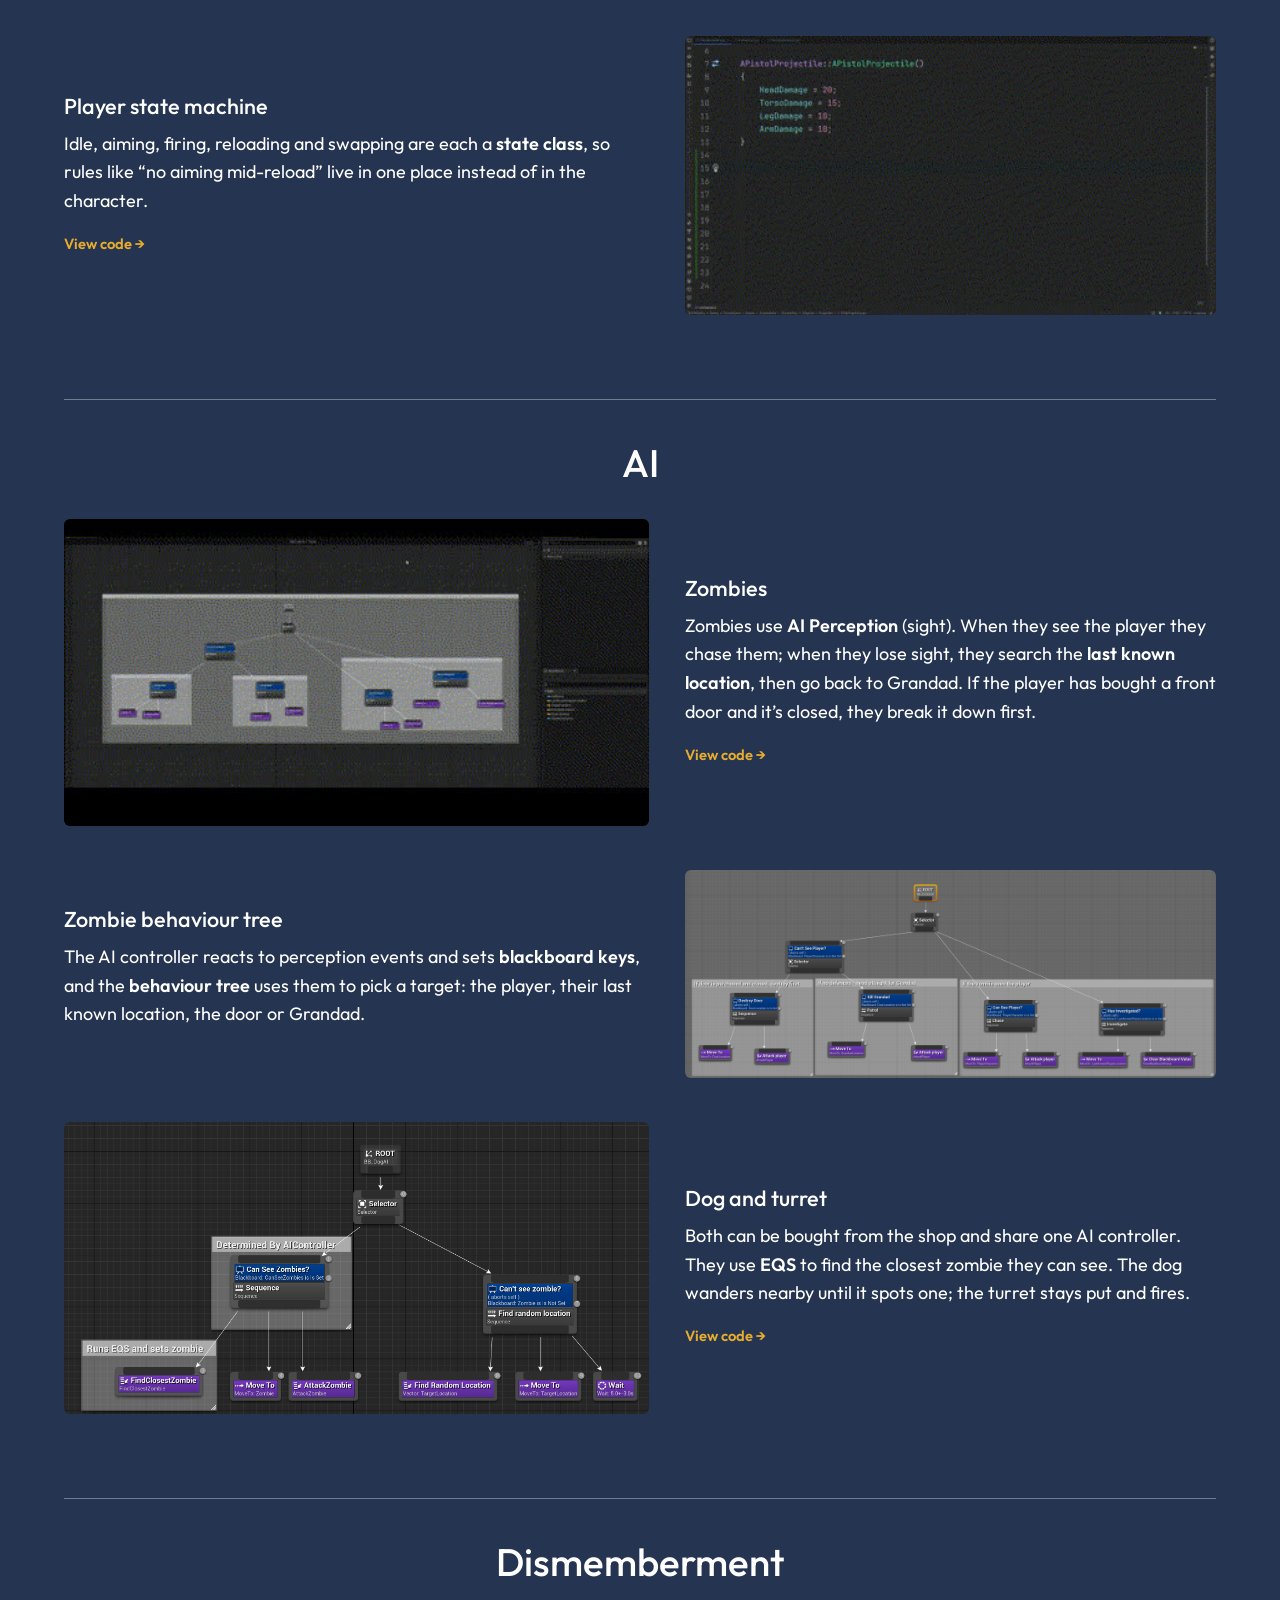
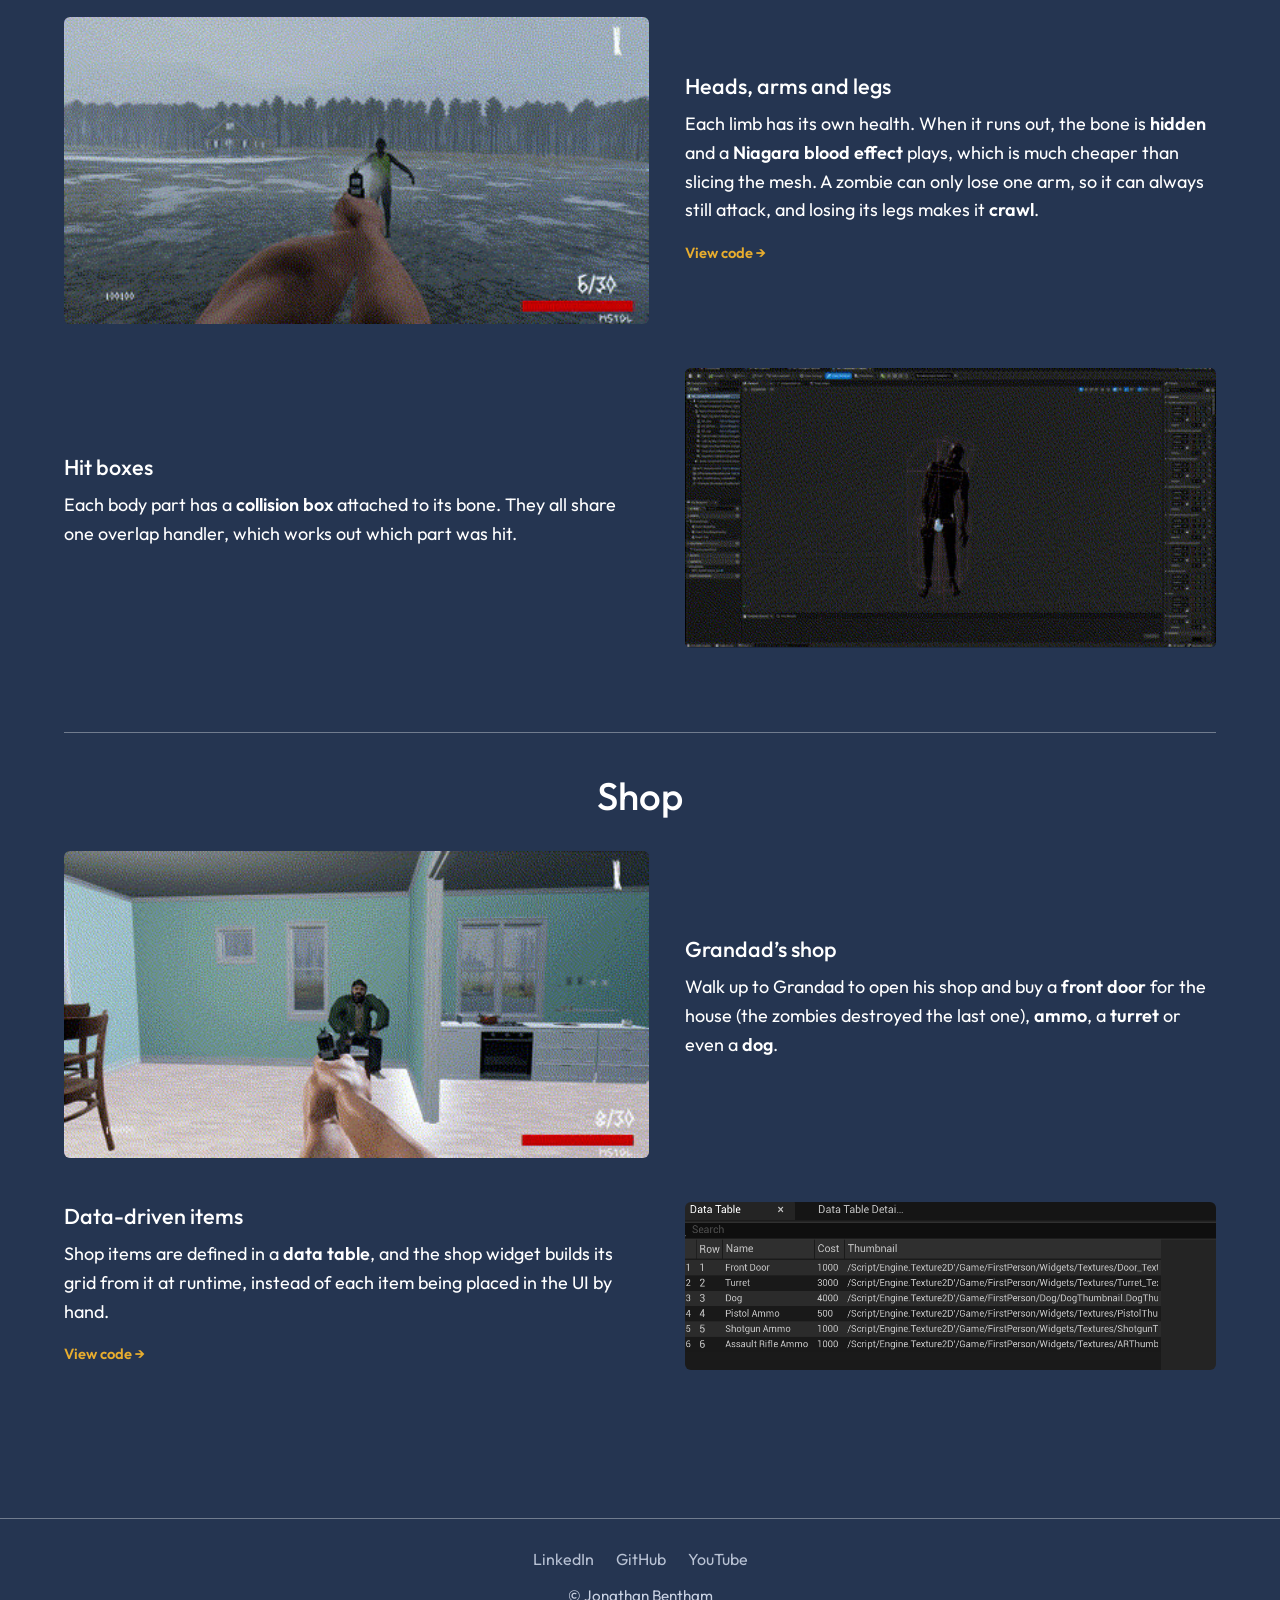
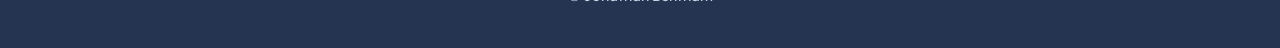
<file: zombie-game.html>
<!doctype html>
<html lang="en">
<head>
  <meta charset="utf-8">
  <meta name="viewport" content="width=device-width, initial-scale=1">
  <title>Defend Grandad | Jonathan Bentham</title>
  <meta name="description" content="Jonathan Bentham – Gameplay Programmer & Technical Designer in Unreal Engine (C++ & Blueprint). Shipped Ground Branch and TimeSplitters Rewind.">
  <meta property="og:type" content="website">
  <meta property="og:title" content="Defend Grandad | Jonathan Bentham">
  <meta property="og:description" content="Jonathan Bentham – Gameplay Programmer & Technical Designer in Unreal Engine (C++ & Blueprint). Shipped Ground Branch and TimeSplitters Rewind.">
  <meta property="og:url" content="https://jonathanbentham.github.io/zombie-game.html">
  <meta property="og:image" content="https://jonathanbentham.github.io/assets/img/me-photo.jpeg">
  <meta name="twitter:card" content="summary">
  <link rel="icon" href="assets/favicon.svg" type="image/svg+xml">
  <link rel="preconnect" href="https://fonts.googleapis.com">
  <link rel="preconnect" href="https://fonts.gstatic.com" crossorigin>
  <link href="https://fonts.googleapis.com/css2?family=Outfit:wght@400;500;600&display=swap" rel="stylesheet">
  <link rel="stylesheet" href="assets/style.css?v=5">
</head>
<body>
  <header class="site-header">
    <div class="inner">
      <a class="brand" href="index.html">Jonathan Bentham</a>
      <button class="nav-toggle" aria-controls="nav" aria-expanded="false">Menu</button>
      <nav class="nav" id="nav">
        <a href="index.html">Home</a>
        <a href="about.html">About</a>
        <a href="assets/JonathanBenthamCV.pdf?v=6" target="_blank" rel="noopener">CV</a>
        <a href="https://www.linkedin.com/in/JonathanBentham/" target="_blank" rel="noopener">LinkedIn</a>
        <a href="https://github.com/jonathanbentham" target="_blank" rel="noopener">GitHub</a>
        <a href="https://www.youtube.com/@jonnb123" target="_blank" rel="noopener">YouTube</a>
      </nav>
    </div>
  </header>

  <main>
    <section class="page-title">
      <h1>Defend Grandad</h1>
      <div class="btn-row center">
        <a class="btn" href="https://www.youtube.com/watch?list=PLiHGHwhYuZtievc5R8XO9JrPTISwmpkp_&amp;v=awwnszliQCQ" target="_blank" rel="noopener">Devlogs</a>
        <a class="btn" href="https://github.com/jonathanbentham/ZombieProject" target="_blank" rel="noopener">GitHub</a>
        <a class="btn" href="https://drive.google.com/file/d/1EaRzj50EaL0-8gB-pqPHOMkKLmzMoWBH/view?usp=sharing" target="_blank" rel="noopener">Download</a>
      </div>
    </section>

    <section class="section" id="overview">
      <h2>Overview</h2>
      <div class="feature">
        <div class="media"><img class="shot" src="assets/img/defend-grandad.png" alt="Defend Grandad title screen" loading="lazy"></div>
        <div>
          <p>A <strong>round-based zombie FPS</strong> made solo in <strong>Unreal Engine 5</strong> and <strong>C++</strong>. Grandad can’t move, so you defend him from waves of zombies while exploring the map for weapons and perks.</p>
          <p>Apart from the 3D models, animations and sound effects, <strong>I built everything</strong>.</p>
          <div class="facts">
            <div><h3>Built with</h3><div class="tags"><span class="tag">Unreal Engine 5</span><span class="tag">C++</span><span class="tag">Blueprint</span><span class="tag">Rider</span></div></div>
            <div><h3>Timeframe</h3><div class="tags"><span class="tag">2023 – 2024</span></div></div>
          </div>
        </div>
      </div>
      <div class="tags" style="justify-content:center">
        <a class="tag" href="#code">Code Highlights</a>
        <a class="tag" href="#game-mode">Game Mode</a>
        <a class="tag" href="#weapons">Weapons</a>
        <a class="tag" href="#ai">AI</a>
        <a class="tag" href="#dismemberment">Dismemberment</a>
        <a class="tag" href="#shop">Shop</a>
      </div>
    </section>
    <section class="section" id="code">
      <h2>Code Highlights</h2>
      <p class="code-intro">The best places to start in the source code. Each link opens the file on GitHub at the relevant function.</p>
      <div class="code-grid">
        <a class="code-card" href="https://github.com/jonathanbentham/ZombieProject/blob/main/Source/ZombieGame/Characters/Zombie/Zombie.cpp#L96" target="_blank" rel="noopener">
          <h3>Dismemberment</h3>
          <p class="code-file">Zombie.cpp · OnBodyPartBeginOverlap</p>
          <p>One overlap handler for every hit box, with per-limb health. Limbs are removed by hiding bones and spawning Niagara effects instead of expensive mesh slicing.</p>
          <span class="code-more">View code &rarr;</span>
        </a>
        <a class="code-card" href="https://github.com/jonathanbentham/ZombieProject/blob/main/Source/ZombieGame/Characters/Zombie/AI/ZombieAIController.cpp#L67" target="_blank" rel="noopener">
          <h3>Zombie AI</h3>
          <p class="code-file">ZombieAIController.cpp · EnemyDetected</p>
          <p>Event-driven targeting through AI Perception and the blackboard: chase the player, check their last known location, then go back to the door or Grandad.</p>
          <span class="code-more">View code &rarr;</span>
        </a>
        <a class="code-card" href="https://github.com/jonathanbentham/ZombieProject/blob/main/Source/ZombieGame/Characters/BTTask_FindClosestZombie.cpp#L16" target="_blank" rel="noopener">
          <h3>Async EQS task</h3>
          <p class="code-file">BTTask_FindClosestZombie.cpp</p>
          <p>A latent behaviour tree task shared by the dog and turret. It runs an EQS query, finishes when the result comes back, and is instanced per AI.</p>
          <span class="code-more">View code &rarr;</span>
        </a>
        <a class="code-card" href="https://github.com/jonathanbentham/ZombieProject/tree/main/Source/ZombieGame/Characters/PlayerCharacter/States" target="_blank" rel="noopener">
          <h3>Player state machine</h3>
          <p class="code-file">PlayerCharacter/States/</p>
          <p>The state pattern for Idle, Aiming, Fire, Reloading and Swapping. Each state owns its rules, and the character reuses one instance of each.</p>
          <span class="code-more">View code &rarr;</span>
        </a>
        <a class="code-card" href="https://github.com/jonathanbentham/ZombieProject/blob/main/Source/ZombieGame/GameMode/ZombieGameMode.cpp#L19" target="_blank" rel="noopener">
          <h3>Wave spawning</h3>
          <p class="code-file">ZombieGameMode.cpp · SpawnZombies</p>
          <p>Wave scaling with boss rounds every fifth wave, and sphere-swept ground placement with a capped number of attempts, configurable in the editor.</p>
          <span class="code-more">View code &rarr;</span>
        </a>
      </div>
    </section>
    <section class="section" id="game-mode">
      <h2>Game Mode</h2>
      <div class="feature">
        <div class="media"><video class="clip" muted loop playsinline preload="none" aria-label="Game mode" poster="assets/clips/game-mode-zombie.jpg" src="assets/clips/game-mode-zombie.mp4"></video></div>
        <div><h3>Defend Grandad</h3><p>Zombies head for Grandad by default, but switch to <strong>the player</strong> when they see them. Each wave sends more zombies. Survive the final wave to win; if you or Grandad die, it’s game over.</p></div>
      </div>
      <div class="feature">
        <div class="media"><video class="clip" muted loop playsinline preload="none" aria-label="Exploring houses" poster="assets/clips/explore-houses.jpg" src="assets/clips/explore-houses.mp4"></video></div>
        <div><h3>Explore and earn points</h3><p>Shooting zombies earns <strong>points</strong>: 100 for a headshot and 50 anywhere else. Spend them on weapons and <strong>perks</strong> in the houses around the map, or at Grandad’s shop. Leave Grandad alone for too long, though, and the zombies will get him.</p></div>
      </div>
      <div class="feature">
        <div class="media"><video class="clip" muted loop playsinline preload="none" aria-label="Boss zombies" poster="assets/clips/boss-zombies.jpg" src="assets/clips/boss-zombies.mp4"></video></div>
        <div><h3>Spawning and boss waves</h3><p>Zombies spawn on open ground using <strong>sphere sweeps</strong>, which find the landscape far more reliably than line traces. Every fifth wave is a <strong>boss wave</strong> of fire zombies that deal double damage.</p><a class="code-link" href="https://github.com/jonathanbentham/ZombieProject/blob/main/Source/ZombieGame/GameMode/ZombieGameMode.cpp#L19" target="_blank" rel="noopener">View code &rarr;</a></div>
      </div>
    </section>
    <section class="section" id="weapons">
      <h2>Weapons</h2>
      <div class="feature">
        <div class="media"><video class="clip" muted loop playsinline preload="none" aria-label="Weapons" poster="assets/clips/weapons.jpg" src="assets/clips/weapons.mp4"></video></div>
        <div><h3>Pistol, shotgun and assault rifle</h3><p>Each weapon fires its own <strong>projectile</strong>, so they differ in damage, fire rate and <strong>bullet drop</strong>. More weapons are found around the map, and you can swap between them.</p></div>
      </div>
      <div class="feature">
        <div class="media"><video class="clip" muted loop playsinline preload="none" aria-label="Projectiles" poster="assets/clips/projectile.jpg" src="assets/clips/projectile.mp4"></video></div>
        <div><h3>Player state machine</h3><p>Idle, aiming, firing, reloading and swapping are each a <strong>state class</strong>, so rules like “no aiming mid-reload” live in one place instead of in the character.</p><a class="code-link" href="https://github.com/jonathanbentham/ZombieProject/tree/main/Source/ZombieGame/Characters/PlayerCharacter/States" target="_blank" rel="noopener">View code &rarr;</a></div>
      </div>
    </section>
    <section class="section" id="ai">
      <h2>AI</h2>
      <div class="feature">
        <div class="media"><video class="clip" muted loop playsinline preload="none" aria-label="AI" poster="assets/clips/ai.jpg" src="assets/clips/ai.mp4"></video></div>
        <div><h3>Zombies</h3><p>Zombies use <strong>AI Perception</strong> (sight). When they see the player they chase them; when they lose sight, they search the <strong>last known location</strong>, then go back to Grandad. If the player has bought a front door and it’s closed, they break it down first.</p><a class="code-link" href="https://github.com/jonathanbentham/ZombieProject/blob/main/Source/ZombieGame/Characters/Zombie/AI/ZombieAIController.cpp#L67" target="_blank" rel="noopener">View code &rarr;</a></div>
      </div>
      <div class="feature">
        <div class="media"><img class="shot" src="assets/img/zombie-behaviour-tree.png" alt="Zombie behaviour tree" loading="lazy"></div>
        <div><h3>Zombie behaviour tree</h3><p>The AI controller reacts to perception events and sets <strong>blackboard keys</strong>, and the <strong>behaviour tree</strong> uses them to pick a target: the player, their last known location, the door or Grandad.</p></div>
      </div>
      <div class="feature">
        <div class="media"><img class="shot" src="assets/img/dog-bt.png" alt="Dog behaviour tree" loading="lazy"></div>
        <div><h3>Dog and turret</h3><p>Both can be bought from the shop and share one AI controller. They use <strong>EQS</strong> to find the closest zombie they can see. The dog wanders nearby until it spots one; the turret stays put and fires.</p><a class="code-link" href="https://github.com/jonathanbentham/ZombieProject/blob/main/Source/ZombieGame/Characters/BTTask_FindClosestZombie.cpp#L16" target="_blank" rel="noopener">View code &rarr;</a></div>
      </div>
    </section>
    <section class="section" id="dismemberment">
      <h2>Dismemberment</h2>
      <div class="feature">
        <div class="media"><video class="clip" muted loop playsinline preload="none" aria-label="Dismemberment" poster="assets/clips/dismemberment.jpg" src="assets/clips/dismemberment.mp4"></video></div>
        <div><h3>Heads, arms and legs</h3><p>Each limb has its own health. When it runs out, the bone is <strong>hidden</strong> and a <strong>Niagara blood effect</strong> plays, which is much cheaper than slicing the mesh. A zombie can only lose one arm, so it can always still attack, and losing its legs makes it <strong>crawl</strong>.</p><a class="code-link" href="https://github.com/jonathanbentham/ZombieProject/blob/main/Source/ZombieGame/Characters/Zombie/Zombie.cpp#L96" target="_blank" rel="noopener">View code &rarr;</a></div>
      </div>
      <div class="feature">
        <div class="media"><video class="clip" muted loop playsinline preload="none" aria-label="Zombie collision boxes" poster="assets/clips/collision-boxes-zombie.jpg" src="assets/clips/collision-boxes-zombie.mp4"></video></div>
        <div><h3>Hit boxes</h3><p>Each body part has a <strong>collision box</strong> attached to its bone. They all share one overlap handler, which works out which part was hit.</p></div>
      </div>
    </section>
    <section class="section" id="shop">
      <h2>Shop</h2>
      <div class="feature">
        <div class="media"><video class="clip" muted loop playsinline preload="none" aria-label="Shop" poster="assets/clips/shop.jpg" src="assets/clips/shop.mp4"></video></div>
        <div><h3>Grandad’s shop</h3><p>Walk up to Grandad to open his shop and buy a <strong>front door</strong> for the house (the zombies destroyed the last one), <strong>ammo</strong>, a <strong>turret</strong> or even a <strong>dog</strong>.</p></div>
      </div>
      <div class="feature">
        <div class="media"><img class="shot" src="assets/img/data-table-items.png" alt="Shop data table" loading="lazy"></div>
        <div><h3>Data-driven items</h3><p>Shop items are defined in a <strong>data table</strong>, and the shop widget builds its grid from it at runtime, instead of each item being placed in the UI by hand.</p><a class="code-link" href="https://github.com/jonathanbentham/ZombieProject/blob/main/Source/ZombieGame/Widgets/ShopWidget.cpp#L8" target="_blank" rel="noopener">View code &rarr;</a></div>
      </div>
    </section>
  </main>

  <footer class="site-footer">
    <nav class="nav">
      <a href="https://www.linkedin.com/in/JonathanBentham/" target="_blank" rel="noopener">LinkedIn</a>
      <a href="https://github.com/jonathanbentham" target="_blank" rel="noopener">GitHub</a>
      <a href="https://www.youtube.com/@jonnb123" target="_blank" rel="noopener">YouTube</a>
    </nav>
    © Jonathan Bentham
  </footer>

  <script src="assets/site.js?v=3"></script>
</body>
</html>
</file>
<file: assets/style.css>
:root {
  --navy: #253551;
  --navy-deep: #1c2940;
  --navy-light: #2f4366;
  --white: #ffffff;
  --muted: #c9d2e3;
  --accent: #e8ad2e;
  --accent-hover: #f5c255;
  --card: #1f2d47;
  --line: rgba(255, 255, 255, 0.35);
  --radius: 6px;
  --max: 1200px;
}

* { box-sizing: border-box; }

html { scroll-behavior: smooth; }

body {
  margin: 0;
  background: var(--navy);
  color: var(--white);
  font-family: "Outfit", system-ui, sans-serif;
  font-size: 18px;
  line-height: 1.6;
  -webkit-font-smoothing: antialiased;
}

a { color: inherit; }
img, video { max-width: 100%; display: block; }

/* ---------- Header ---------- */
.site-header {
  position: sticky;
  top: 0;
  z-index: 10;
  background: var(--navy);
  border-bottom: 1px solid rgba(255, 255, 255, 0.08);
}
.site-header .inner {
  max-width: var(--max);
  margin: 0 auto;
  padding: 18px 24px;
  display: flex;
  align-items: center;
  justify-content: space-between;
  gap: 16px;
}
.brand {
  font-size: 1.25rem;
  font-weight: 500;
  text-decoration: none;
  white-space: nowrap;
}
.nav { display: flex; flex-wrap: wrap; gap: 6px 22px; }
.nav a {
  text-decoration: none;
  font-size: 1rem;
  opacity: 0.9;
  border-bottom: 1px solid transparent;
}
.nav a:hover, .nav a[aria-current="page"] { opacity: 1; border-bottom-color: var(--white); }

.nav-toggle {
  display: none;
  background: none;
  border: 1px solid var(--line);
  color: var(--white);
  border-radius: var(--radius);
  padding: 6px 12px;
  font: inherit;
  font-size: 0.95rem;
  cursor: pointer;
}

@media (max-width: 760px) {
  .nav-toggle { display: block; }
  .nav {
    display: none;
    position: absolute;
    top: 100%;
    left: 0;
    right: 0;
    flex-direction: column;
    background: var(--navy);
    padding: 8px 24px 20px;
    border-bottom: 1px solid rgba(255, 255, 255, 0.08);
  }
  .nav.open { display: flex; }
  .nav a { padding: 8px 0; font-size: 1.1rem; }
}

/* ---------- Layout ---------- */
main { max-width: var(--max); margin: 0 auto; padding: 0 24px 64px; }

.hero {
  text-align: center;
  padding: 56px 0 40px;
  border-bottom: 1px solid var(--line);
  margin-bottom: 8px;
}
.hero h1 {
  margin: 0;
  font-size: clamp(2.4rem, 6vw, 4rem);
  font-weight: 500;
  letter-spacing: 0.02em;
}
.hero p {
  margin: 4px 0 0;
  font-size: clamp(1.3rem, 3vw, 2rem);
  text-transform: uppercase;
  line-height: 1.25;
}
.hero .role {
  margin-top: 8px;
  letter-spacing: 0.04em;
}
.hero .pitch {
  text-transform: none;
  font-size: clamp(1rem, 2vw, 1.2rem);
  color: var(--muted);
  max-width: 680px;
  margin: 18px auto 28px;
  line-height: 1.6;
}
.hero .pitch strong { color: var(--white); }

.btn.btn-ghost { background: transparent; color: var(--white); border-color: var(--line); }
.btn.btn-ghost:hover { background: rgba(255,255,255,0.08); color: var(--white); border-color: var(--white); }

.section-label {
  font-size: 0.95rem;
  font-weight: 600;
  text-transform: uppercase;
  letter-spacing: 0.12em;
  color: var(--muted);
  margin: 48px 0 0;
  padding-bottom: 12px;
  border-bottom: 1px solid var(--line);
  scroll-margin-top: 90px;
}

.project .meta {
  color: var(--muted);
  font-size: 0.95rem;
  margin: -8px 0 16px;
}

h1, h2, h3 { font-weight: 500; line-height: 1.2; }
h2 { font-size: clamp(1.6rem, 3.2vw, 2.4rem); margin: 0 0 16px; }
h3 { font-size: 1.35rem; margin: 0 0 10px; }
strong { font-weight: 600; }

/* ---------- Project rows (home) ---------- */
.project {
  display: grid;
  grid-template-columns: 1fr 1fr;
  gap: 40px;
  align-items: center;
  padding: 48px 0;
  border-bottom: 1px solid var(--line);
}
.project:last-child { border-bottom: none; }
.project h2 a { text-decoration: underline; text-underline-offset: 4px; }
.project ul { padding-left: 1.1em; margin: 0 0 20px; }
.project li { margin-bottom: 8px; }
.project p { margin: 0 0 20px; }

@media (max-width: 860px) {
  .project { grid-template-columns: 1fr; gap: 24px; padding: 36px 0; }
  .project .media { order: 2; }
}

/* ---------- Buttons ---------- */
.btn {
  display: inline-block;
  background: var(--accent);
  color: #1a2133;
  cursor: pointer;
  font-family: inherit;
  text-decoration: none;
  text-transform: uppercase;
  font-weight: 500;
  font-size: 0.95rem;
  letter-spacing: 0.04em;
  padding: 14px 28px;
  border-radius: var(--radius);
  border: 2px solid var(--accent);
  transition: background 0.15s, color 0.15s, border-color 0.15s, transform 0.15s;
}
.btn:hover { background: var(--accent-hover); border-color: var(--accent-hover); transform: translateY(-1px); }
.btn-row { display: flex; flex-wrap: wrap; gap: 12px; }
.btn-row.center { justify-content: center; }

/* ---------- Media ---------- */
.embed {
  position: relative;
  aspect-ratio: 16 / 9;
  border-radius: var(--radius);
  overflow: hidden;
  background: var(--navy-deep);
}
.embed iframe, .embed video {
  position: absolute;
  inset: 0;
  width: 100%;
  height: 100%;
  border: 0;
  object-fit: cover;
}

.clip, .shot {
  width: 100%;
  border-radius: var(--radius);
  background: var(--navy-deep);
}

/* ---------- Slideshow ---------- */
.slideshow { position: relative; }
.slideshow .slides {
  position: relative;
  aspect-ratio: 16 / 9;
  border-radius: var(--radius);
  overflow: hidden;
  background: var(--navy-deep);
}
.slideshow figure {
  position: absolute;
  inset: 0;
  margin: 0;
  opacity: 0;
  transition: opacity 0.35s;
  pointer-events: none;
}
.slideshow figure.active { opacity: 1; pointer-events: auto; }
.slideshow figure img, .slideshow figure video {
  width: 100%;
  height: 100%;
  object-fit: contain;
}
.slideshow figcaption {
  position: absolute;
  left: 0;
  right: 0;
  bottom: 0;
  padding: 24px 14px 10px;
  font-size: 0.95rem;
  background: linear-gradient(transparent, rgba(0, 0, 0, 0.65));
}
.slideshow .controls {
  display: flex;
  align-items: center;
  justify-content: center;
  gap: 14px;
  margin-top: 12px;
}
.slideshow button {
  background: none;
  border: 1px solid var(--line);
  color: var(--white);
  width: 38px;
  height: 38px;
  border-radius: 50%;
  font-size: 1.1rem;
  cursor: pointer;
}
.slideshow button:hover { background: var(--navy-light); }
.slideshow .dots { display: flex; gap: 8px; }
.slideshow .dots span {
  width: 8px;
  height: 8px;
  border-radius: 50%;
  background: var(--line);
}
.slideshow .dots span.on { background: var(--white); }

/* ---------- Detail pages ---------- */
.page-title {
  text-align: center;
  padding: 56px 0 28px;
}
.page-title h1 {
  margin: 0 0 24px;
  font-size: clamp(2.2rem, 5vw, 3.6rem);
  text-transform: uppercase;
}

.section {
  padding: 40px 0;
  border-top: 1px solid var(--line);
}
.section > h2 { text-align: center; margin-bottom: 32px; }

.feature {
  display: grid;
  grid-template-columns: 1.1fr 1fr;
  gap: 36px;
  align-items: center;
  margin-bottom: 44px;
}
.feature:nth-of-type(even) .media { order: 2; }
.feature p, .feature ul { margin: 0 0 12px; }
@media (max-width: 860px) {
  .feature { grid-template-columns: 1fr; gap: 16px; }
  .feature:nth-of-type(even) .media { order: 0; }
}

.facts {
  display: grid;
  grid-template-columns: repeat(auto-fit, minmax(220px, 1fr));
  gap: 24px;
  margin-top: 24px;
}
.tags { display: flex; flex-wrap: wrap; gap: 10px; }
.tag {
  border: 1px solid var(--line);
  border-radius: 999px;
  padding: 6px 16px;
  font-size: 0.95rem;
  text-decoration: none;
}
a.tag:hover { background: var(--white); color: var(--navy); }

.narrow { max-width: 860px; margin: 0 auto; }

/* ---------- About ---------- */
.about-intro {
  display: grid;
  grid-template-columns: 320px 1fr;
  gap: 40px;
  align-items: start;
}
.about-intro img { border-radius: var(--radius); }
@media (max-width: 760px) {
  .about-intro { grid-template-columns: 1fr; }
  .about-intro img { max-width: 280px; margin: 0 auto; }
}
.edu {
  display: grid;
  grid-template-columns: repeat(auto-fit, minmax(240px, 1fr));
  gap: 24px;
}
.edu .card {
  border: 1px solid var(--line);
  border-radius: var(--radius);
  padding: 22px;
}
.edu .card h3 { margin-bottom: 4px; }
.edu .card .where { color: var(--muted); margin: 0 0 14px; }
.edu ul { margin: 0; padding-left: 1.1em; }

/* ---------- Footer ---------- */
.site-footer {
  border-top: 1px solid var(--line);
  text-align: center;
  padding: 28px 24px 40px;
  color: var(--muted);
  font-size: 0.95rem;
}
.site-footer .nav { justify-content: center; position: static; display: flex; flex-direction: row; padding: 0; border: 0; margin-bottom: 10px; }

/* Code highlights (project pages) */
.code-intro { text-align: center; color: var(--muted); max-width: 640px; margin: -16px auto 28px; }
.code-grid { display: grid; grid-template-columns: repeat(auto-fit, minmax(300px, 1fr)); gap: 20px; }
.code-card {
  display: flex;
  flex-direction: column;
  background: var(--card);
  border: 1px solid rgba(255, 255, 255, 0.07);
  border-top: 3px solid var(--accent);
  border-radius: 10px;
  padding: 20px 22px;
  text-decoration: none;
  transition: transform 0.2s ease, border-color 0.2s ease;
}
.code-card:hover { transform: translateY(-3px); border-color: rgba(232, 173, 46, 0.45); }
.code-card h3 { margin: 0 0 4px; font-size: 1.2rem; }
.code-card .code-file { margin: 0 0 10px; font-family: ui-monospace, Consolas, monospace; font-size: 0.82rem; color: var(--accent); overflow-wrap: anywhere; }
.code-card p { margin: 0 0 14px; color: var(--muted); font-size: 0.98rem; }
.code-card .code-more { margin-top: auto; color: var(--accent); font-weight: 600; font-size: 0.9rem; }
@media (max-width: 400px) { .code-grid { grid-template-columns: 1fr; } }
@media (prefers-reduced-motion: reduce) { .code-card { transition: none; } }

/* Keep anchored section headings clear of the sticky header */
section[id] { scroll-margin-top: 80px; }
.code-link { display: inline-block; margin-top: 4px; color: var(--accent); font-weight: 600; font-size: 0.92rem; text-decoration: none; }
.code-link:hover { color: var(--accent-hover); text-decoration: underline; }
</file>
<file: assets/home.css>
/* Home page: showreel hero, shipped strip, cards, lightbox, reveal */

.home .site-header {
  background: rgba(28, 41, 64, 0.82);
  backdrop-filter: blur(10px);
  -webkit-backdrop-filter: blur(10px);
}
.nav a:hover, .nav a[aria-current="page"] { border-bottom-color: var(--accent); }

/* ---- Hero with gameplay mosaic ---- */
.hero-reel {
  position: relative;
  min-height: min(88vh, 820px);
  display: flex;
  align-items: center;
  overflow: hidden;
}
.reel-bg {
  position: absolute;
  inset: 0;
  width: 100%;
  height: 100%;
  object-fit: cover;
  filter: saturate(0.9) blur(1.5px);
  transform: scale(1.04);
}
.reel-shade {
  position: absolute;
  inset: 0;
  background:
    linear-gradient(90deg, rgba(20, 30, 50, 0.96) 0%, rgba(20, 30, 50, 0.85) 45%, rgba(20, 30, 50, 0.55) 100%),
    linear-gradient(0deg, var(--navy) 0%, rgba(37, 53, 81, 0) 30%);
}
.hero-content {
  position: relative;
  max-width: var(--max);
  width: 100%;
  margin: 0 auto;
  padding: 80px 24px 96px;
}
.hero-content .eyebrow {
  color: var(--accent);
  font-weight: 600;
  letter-spacing: 0.18em;
  text-transform: uppercase;
  font-size: 0.85rem;
  margin: 0 0 14px;
}
.hero-content h1 {
  font-size: clamp(2.8rem, 8vw, 5.5rem);
  font-weight: 700;
  line-height: 1;
  margin: 0;
  letter-spacing: -0.01em;
}
.hero-content .role {
  font-size: clamp(1.2rem, 3vw, 1.9rem);
  font-weight: 500;
  margin: 14px 0 0;
}
.hero-content .amp { color: var(--accent); }
.hero-content .pitch {
  max-width: 560px;
  color: var(--muted);
  font-size: clamp(1rem, 2vw, 1.15rem);
  margin: 20px 0 32px;
}
.hero-content .pitch strong { color: var(--white); }

.scroll-cue {
  position: absolute;
  left: 50%;
  bottom: 24px;
  transform: translateX(-50%);
  width: 26px;
  height: 42px;
  border: 2px solid rgba(255, 255, 255, 0.5);
  border-radius: 14px;
}
.scroll-cue span {
  position: absolute;
  left: 50%;
  top: 8px;
  width: 4px;
  height: 8px;
  margin-left: -2px;
  border-radius: 2px;
  background: var(--accent);
  animation: cue 1.6s ease-in-out infinite;
}
.reel-credit {
  position: absolute;
  right: 16px;
  bottom: 10px;
  margin: 0;
  font-size: 0.72rem;
  color: rgba(255, 255, 255, 0.55);
}
@media (max-width: 700px) { .reel-credit { left: 16px; right: auto; bottom: 74px; } }

@keyframes cue {
  0% { opacity: 0; transform: translateY(0); }
  40% { opacity: 1; }
  100% { opacity: 0; transform: translateY(14px); }
}

/* ---- Shipped strip ---- */
.shipped {
  background: var(--navy-deep);
  border-top: 1px solid rgba(255, 255, 255, 0.06);
  border-bottom: 1px solid rgba(255, 255, 255, 0.06);
  padding: 22px 24px;
}
.shipped-label {
  max-width: var(--max);
  margin: 0 auto 10px;
  font-size: 0.8rem;
  letter-spacing: 0.16em;
  text-transform: uppercase;
  color: var(--accent);
  font-weight: 600;
}
.shipped ul {
  list-style: none;
  max-width: var(--max);
  margin: 0 auto;
  padding: 0;
  display: grid;
  grid-template-columns: repeat(3, 1fr);
  gap: 16px;
}
.shipped li { display: flex; flex-direction: column; }
.shipped strong { font-size: 1.2rem; font-weight: 600; }
.shipped span { color: var(--muted); font-size: 0.9rem; }
@media (max-width: 700px) { .shipped ul { grid-template-columns: 1fr; gap: 12px; } }

/* ---- What I do ---- */
.pillars {
  display: grid;
  grid-template-columns: repeat(3, 1fr);
  gap: 20px;
  padding: 56px 0 8px;
}
.pillar {
  background: var(--card);
  border: 1px solid rgba(255, 255, 255, 0.07);
  border-top: 3px solid var(--accent);
  border-radius: 10px;
  padding: 22px 24px;
}
.pillar h3 { margin: 0 0 8px; font-size: 1.2rem; }
.pillar p { margin: 0; color: var(--muted); font-size: 1rem; }
@media (max-width: 860px) { .pillars { grid-template-columns: 1fr; } }

.home .section-label {
  color: var(--accent);
  border-bottom-color: rgba(255, 255, 255, 0.12);
  margin-top: 64px;
  margin-bottom: 24px;
}

/* ---- Cards ---- */
.card {
  background: var(--card);
  border: 1px solid rgba(255, 255, 255, 0.07);
  border-radius: 12px;
  overflow: hidden;
  display: flex;
  flex-direction: column;
  transition: transform 0.2s ease, border-color 0.2s ease, box-shadow 0.2s ease;
  text-decoration: none;
  color: inherit;
}
.card:hover {
  transform: translateY(-3px);
  border-color: rgba(232, 173, 46, 0.45);
  box-shadow: 0 14px 40px rgba(0, 0, 0, 0.3);
}
.card-feature {
  display: grid;
  grid-template-columns: 1.15fr 1fr;
  margin-bottom: 24px;
}
.card-grid {
  display: grid;
  grid-template-columns: repeat(2, 1fr);
  gap: 24px;
}
.card-grid.three { grid-template-columns: repeat(3, 1fr); }
@media (max-width: 900px) {
  .card-feature { grid-template-columns: 1fr; }
  .card-grid, .card-grid.three { grid-template-columns: 1fr; }
}
@media (min-width: 600px) and (max-width: 900px) {
  .card-grid.three { grid-template-columns: repeat(2, 1fr); }
}

.card-media {
  position: relative;
  display: block;
  aspect-ratio: 16 / 9;
  background: var(--navy-deep);
  overflow: hidden;
  border: 0;
  padding: 0;
  margin: 0;
  width: 100%;
  cursor: pointer;
  color: inherit;
  font: inherit;
}
.card-feature {
  grid-template-areas: "media body" "extras body";
  grid-template-rows: auto 1fr;
}
.card-feature .card-media {
  grid-area: media;
  align-self: start;
  width: calc(100% - 24px);
  margin: 24px 0 0 24px;
  border-radius: 10px;
}
.card-feature .card-body { grid-area: body; }
.card-extras {
  grid-area: extras;
  padding: 22px 0 24px 24px;
  display: flex;
  flex-direction: column;
  gap: 18px;
}
@media (max-width: 900px) {
  .card-feature { grid-template-areas: "media" "body" "extras"; grid-template-rows: auto; }
  .card-feature .card-media { width: 100%; margin: 0; border-radius: 0; }
  .card-feature .card-body { padding-bottom: 0; }
  .card-extras { padding: 0 26px 26px; }
}
div.card-media { cursor: default; }
a.card div.card-media { cursor: pointer; }
.card-media img, .card-media video {
  position: absolute;
  inset: 0;
  width: 100%;
  height: 100%;
  object-fit: cover;
  transition: transform 0.5s ease, opacity 0.3s ease;
}
.card-media video { opacity: 0; }
.card-media.previewing video { opacity: 1; }
.card:hover .card-media img { transform: scale(1.04); }

.play-icon {
  position: absolute;
  left: 50%;
  top: 50%;
  width: 68px;
  height: 68px;
  margin: -34px 0 0 -34px;
  border-radius: 50%;
  background: rgba(232, 173, 46, 0.92);
  box-shadow: 0 6px 24px rgba(0, 0, 0, 0.4);
  transition: transform 0.2s ease;
}
.play-icon::after {
  content: "";
  position: absolute;
  left: 27px;
  top: 21px;
  border-left: 20px solid #1a2133;
  border-top: 13px solid transparent;
  border-bottom: 13px solid transparent;
}
.card-media:hover .play-icon, .card-media:focus-visible .play-icon { transform: scale(1.1); }

.badge {
  position: absolute;
  left: 14px;
  top: 14px;
  background: rgba(20, 30, 50, 0.85);
  border: 1px solid rgba(255, 255, 255, 0.2);
  padding: 4px 12px;
  border-radius: 999px;
  font-size: 0.8rem;
  font-weight: 600;
  letter-spacing: 0.03em;
}
.badge-stat { background: var(--accent); color: #1a2133; border-color: var(--accent); }

.card-body { padding: 24px 26px 26px; display: flex; flex-direction: column; flex: 1; }
.card-body h3 { font-size: 1.5rem; margin: 0 0 4px; }
.card-feature .card-body h3 { font-size: 1.9rem; }
.card-body .meta { color: var(--accent); font-size: 0.92rem; font-weight: 500; margin: 0 0 14px; }
.card-body > p { margin: 0 0 12px; color: var(--muted); }
.card-body .btn-row { margin-top: auto; padding-top: 18px; }

.ticks { list-style: none; padding: 0; margin: 0 0 16px; }
.ticks li {
  position: relative;
  padding-left: 22px;
  margin-bottom: 8px;
  font-size: 0.98rem;
  color: var(--muted);
}
.ticks li strong { color: var(--white); }
.ticks li::before {
  content: "";
  position: absolute;
  left: 2px;
  top: 0.62em;
  width: 8px;
  height: 8px;
  border-radius: 2px;
  background: var(--accent);
  transform: rotate(45deg);
}

.tags { list-style: none; padding: 0; margin: 0; display: flex; flex-wrap: wrap; gap: 8px; }
.tags li {
  font-size: 0.8rem;
  font-weight: 500;
  padding: 4px 11px;
  border-radius: 999px;
  background: rgba(232, 173, 46, 0.12);
  border: 1px solid rgba(232, 173, 46, 0.35);
  color: #f3d48c;
}

.btn-sm { padding: 10px 18px; font-size: 0.82rem; }

.card-small .card-body { padding: 18px 20px 20px; }
.card-small .card-body h3 { font-size: 1.2rem; }
.card-small .meta { margin-bottom: 10px; }
.card-small .more { margin-top: auto; color: var(--accent); font-weight: 600; font-size: 0.9rem; }

/* ---- Contact CTA ---- */
.cta {
  margin: 80px 0 16px;
  text-align: center;
  padding: 56px 24px;
  border-radius: 16px;
  background:
    radial-gradient(ellipse at top, rgba(232, 173, 46, 0.16), transparent 60%),
    var(--card);
  border: 1px solid rgba(255, 255, 255, 0.07);
}
.cta h2 { font-size: clamp(1.8rem, 4vw, 2.6rem); margin: 0 0 8px; }
.cta p { color: var(--muted); margin: 0 0 26px; }

/* ---- Lightbox ---- */
.lightbox {
  border: 0;
  padding: 0;
  background: transparent;
  width: min(1100px, 94vw);
  max-width: none;
  overflow: visible;
}
.lightbox::backdrop { background: rgba(8, 12, 22, 0.88); }
.lightbox-frame {
  position: relative;
  aspect-ratio: 16 / 9;
  background: #000;
  border-radius: 10px;
  overflow: hidden;
}
.lightbox-frame iframe, .lightbox-frame video {
  position: absolute;
  inset: 0;
  width: 100%;
  height: 100%;
  border: 0;
}
.lightbox-close {
  position: absolute;
  right: 0;
  top: -46px;
  background: none;
  border: 0;
  color: var(--white);
  font-size: 2.2rem;
  line-height: 1;
  cursor: pointer;
}

/* ---- Scroll reveal ---- */
.js .reveal { opacity: 0; transform: translateY(24px); transition: opacity 0.6s ease, transform 0.6s ease; }
.js .reveal.in { opacity: 1; transform: none; }

@media (prefers-reduced-motion: reduce) {
  .js .reveal { opacity: 1; transform: none; transition: none; }
  .scroll-cue span { animation: none; }
  .card, .card-media img, .btn { transition: none; }
}
</file>
